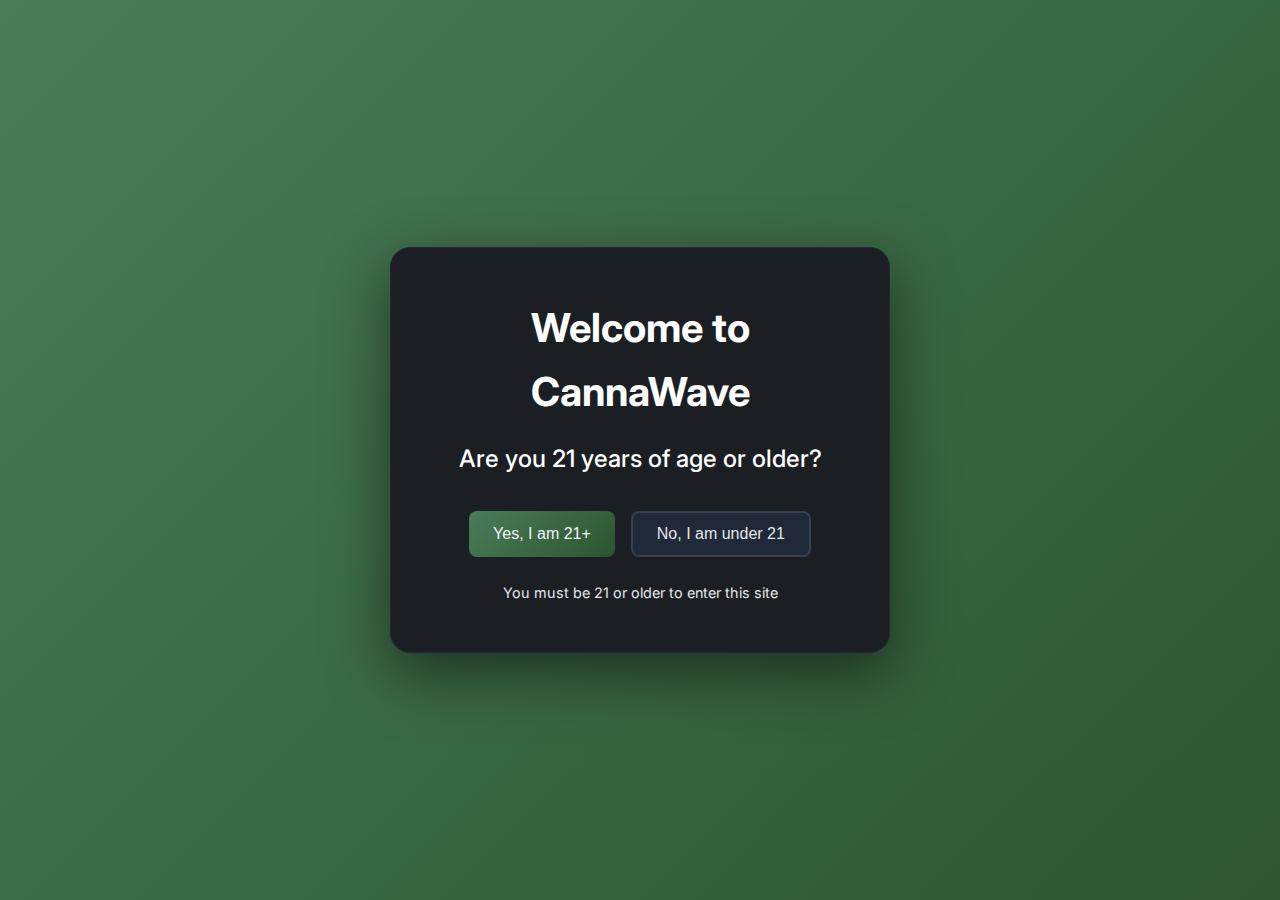
<file: index.html>
<!DOCTYPE html>
<html lang="en">
<head>
    <meta charset="UTF-8">
    <meta name="viewport" content="width=device-width, initial-scale=1.0">
    <title>CannaWave | Cannabis Dispensary in Albion, New York</title>
    <meta name="description" content="Visit CannaWave in Albion, NY. Premium cannabis products, friendly service, locally-owned and operated.">
    <link rel="stylesheet" href="styles.css">
    <link href="https://fonts.googleapis.com/css2?family=Inter:wght@300;400;500;600;700&display=swap" rel="stylesheet">
    <link rel="stylesheet" href="https://cdnjs.cloudflare.com/ajax/libs/font-awesome/6.0.0/css/all.min.css">
    <link rel="icon" type="image/png" href="images/cannawave-logo.png">
    
    <!-- Dutchie E-commerce Integration -->
    <script async id="dutchie--embed__script" src="https://dutchie.com/api/v2/embedded-menu/6903f27c6cb62f7bae97f173.js"></script>
    <script>
        // Dutchie configuration
        window.dutchieConfig = {
            dispensaryId: '6903f27c6cb62f7bae97f173',
            theme: 'dark',
            showHeader: true,
            showFooter: true
        };
    </script>
</head>
<body>
    <!-- Age Gate Modal -->
    <div id="ageGate" class="age-gate-overlay">
        <div class="age-gate-modal">
            <div class="age-gate-content">
                <h1>Welcome to CannaWave</h1>
                <p class="age-question">Are you 21 years of age or older?</p>
                <div class="age-buttons">
                    <button id="yesBtn" class="btn btn-primary">Yes, I am 21+</button>
                    <button id="noBtn" class="btn btn-secondary">No, I am under 21</button>
                </div>
                <p class="age-disclaimer">You must be 21 or older to enter this site</p>
            </div>
        </div>
    </div>

    <!-- Main Website Content -->
    <div id="mainContent" class="main-content" style="display: none;">
        <!-- Header -->
        <header class="header">
            <nav class="navbar">
                <div class="nav-container">
                    <div class="nav-logo">
                        <div class="logo-container">
                            <img src="images/cannawave-logo.png" alt="CannaWave Logo" class="logo-image">
                            <div class="logo-text">
                                <h1>CannaWave</h1>
                                <p class="tagline">Premium Cannabis in Albion, New York</p>
                            </div>
                        </div>
                    </div>
                    <div class="nav-menu" id="navMenu">
                        <a href="#home" class="nav-link">Home</a>
                        <a href="shop.html" class="nav-link">Shop</a>
                        <a href="products.html" class="nav-link">Products</a>
                        <a href="#about" class="nav-link">About</a>
                        <a href="faqs.html" class="nav-link">FAQs</a>
                        <a href="contact.html" class="nav-link">Contact</a>
                    </div>
                    <div class="nav-toggle" id="navToggle">
                        <span class="bar"></span>
                        <span class="bar"></span>
                        <span class="bar"></span>
                    </div>
                </div>
            </nav>
        </header>

        <!-- Hero Section -->
        <section id="home" class="hero">
            <div class="hero-content">
                <div class="hero-text">
                    <img src="images/cannawave-logo.png" alt="CannaWave Logo" class="hero-logo">
                    <h1 class="hero-title">CannaWave – Cannabis in Albion, New York – Now Open</h1>
                    <p class="hero-subtitle">Your premier destination for cannabis products, quality & service.</p>
                    <button class="btn btn-primary btn-large">Shop Now</button>
                </div>
                <div class="hero-image">
                    <img src="images/exterior.png" alt="CannaWave Dispensary Exterior">
                </div>
            </div>
        </section>

        <!-- Shop by Category Section -->
        <section class="categories">
            <div class="container">
                <h2 class="section-title">Shop By Category</h2>
                <div class="categories-grid">
                    <div class="category-card">
                        <div class="category-image">
                            <img src="images/bud.png" alt="Premium Cannabis Flower">
                        </div>
                        <div class="category-content">
                            <h3>Flower</h3>
                            <p>Top-shelf flower</p>
                            <a href="shop.html?category=flower&dtche%5Bcategory%5D=flower" class="btn btn-outline">Shop Flower</a>
                        </div>
                    </div>
                    <div class="category-card">
                        <div class="category-image">
                            <img src="images/preroll.jpg" alt="Pre-rolls">
                        </div>
                        <div class="category-content">
                            <h3>Pre-rolls</h3>
                            <p>Ready to smoke</p>
                            <button class="btn btn-outline">Shop Pre-rolls</button>
                        </div>
                    </div>
                    <div class="category-card">
                        <div class="category-image">
                            <img src="images/extract.avif" alt="Extracts">
                        </div>
                        <div class="category-content">
                            <h3>Extracts</h3>
                            <p>Concentrates & oils</p>
                            <button class="btn btn-outline">Shop Extracts</button>
                        </div>
                    </div>
                    <div class="category-card">
                        <div class="category-image">
                            <img src="images/cart.avif" alt="Vapes">
                        </div>
                        <div class="category-content">
                            <h3>Vapes</h3>
                            <p>Disposable & cartridges</p>
                            <button class="btn btn-outline">Shop Vapes</button>
                        </div>
                    </div>
                    <div class="category-card">
                        <div class="category-image">
                            <img src="images/edible.avif" alt="Edibles">
                        </div>
                        <div class="category-content">
                            <h3>Edibles</h3>
                            <p>Chocolates, candy & more</p>
                            <button class="btn btn-outline">Shop Edibles</button>
                        </div>
                    </div>
                    <div class="category-card">
                        <div class="category-image">
                            <img src="images/drink.avif" alt="Drinks">
                        </div>
                        <div class="category-content">
                            <h3>Drinks</h3>
                            <p>Beverages & tonics</p>
                            <button class="btn btn-outline">Shop Drinks</button>
                        </div>

                    </div>

                </div>
            </div>
        </section>

        <!-- About Section -->
        <section id="about" class="about">
            <div class="container">
                <h2 class="section-title">About CannaWave</h2>
                <div class="about-content">
                    <div class="about-text">
                        <p class="address">172 South Main Street<br>Albion, NY 14411, USA</p>
                        <p>CannaWave is a locally-owned and operated cannabis dispensary committed to providing our community with the highest quality products and exceptional service. As a family-owned business, we understand the importance of building relationships with our customers and supporting our local community.</p>
                        <p>Our mission is to offer a safe, welcoming environment where adults can explore and purchase premium cannabis products while receiving expert guidance from our knowledgeable staff. We believe in the power of cannabis to enhance wellness and are proud to be part of New York's thriving cannabis industry.</p>
                    </div>
                    <div class="about-image">
                        <img src="images/interior.png" alt="CannaWave Dispensary Interior">
                    </div>
                </div>
            </div>
        </section>

        <!-- Contact Section -->
        <section class="contact">
            <div class="container">
                <h2 class="section-title">Visit Us</h2>
                <div class="contact-content">
                    <div class="contact-info">
                        <div class="contact-item">
                            <i class="fas fa-map-marker-alt"></i>
                            <div>
                                <h3>Address</h3>
                                <p>172 South Main Street<br>Albion, NY 14411, USA</p>
                            </div>
                        </div>
                        <div class="contact-item">
                            <i class="fas fa-phone"></i>
                            <div>
                                <h3>Phone</h3>
                                <p>(303) 555-0123</p>
                            </div>
                        </div>
                        <button class="btn btn-primary" id="getDirectionsBtn" data-address="172 South Main Street, Albion, NY 14411, USA">Get Directions</button>
                        <div class="contact-item">
                            <i class="fas fa-clock"></i>
                            <div>
                                <h3>Hours</h3>
                                <p>Monday - Sunday<br>9:00 AM - 10:00 PM</p>
                            </div>
                        </div>
                    </div>
                </div>
            </div>
        </section>

        <!-- Newsletter Section -->
        <section class="newsletter">
            <div class="container">
                <h2 class="section-title">Stay up to date on our deals</h2>
                <div class="newsletter-content">
                    <p>Subscribe to our newsletter for exclusive deals, new product announcements, and special events.</p>
                    <form class="newsletter-form">
                        <input type="email" placeholder="Enter your email address" required>
                        <button type="submit" class="btn btn-primary">Subscribe</button>
                    </form>
                </div>
            </div>
        </section>

        <!-- Footer -->
        <footer class="footer">
            <div class="container">
                <div class="footer-content">
                    <div class="footer-section">
                        <div class="footer-logo">
                            <img src="images/cannawave-logo.png" alt="CannaWave Logo" class="footer-logo-image">
                            <div class="footer-logo-text">
                                <h3>CannaWave</h3>
                                <p>Premium Cannabis in Albion, New York</p>
                            </div>
                        </div>
                    </div>
                    <div class="footer-section">
                        <h4>Quick Links</h4>
                        <ul>
                            <li><a href="shop.html">Shop</a></li>
                            <li><a href="products.html">Products</a></li>
                            <li><a href="faqs.html">FAQs</a></li>
                            <li><a href="contact.html">Contact</a></li>
                        </ul>
                    </div>
                    <div class="footer-section">
                        <h4>Contact Info</h4>
                        <p>172 South Main Street<br>Albion, NY 14411, USA</p>
                        <p>(585) 555-0123</p>
                    </div>
                </div>
                <div class="footer-bottom">
                    <div class="disclaimers">
                        <p><strong>21+ Only:</strong> You must be 21 years or older to purchase cannabis products.</p>
                        <p><strong>Keep out of reach of children and pets.</strong></p>
                        <p>This product is not approved by the FDA for the diagnosis, cure, mitigation, treatment, or prevention of any disease.</p>
                    </div>
                    <div class="footer-links">
                        <a href="contact.html">Contact Us</a>
                        <a href="#">Privacy Policy</a>
                        <a href="#">Terms of Service</a>
                    </div>
                </div>
            </div>
        </footer>
    </div>

    <script src="script.js"></script>
</body>
</html>

</html>
</file>
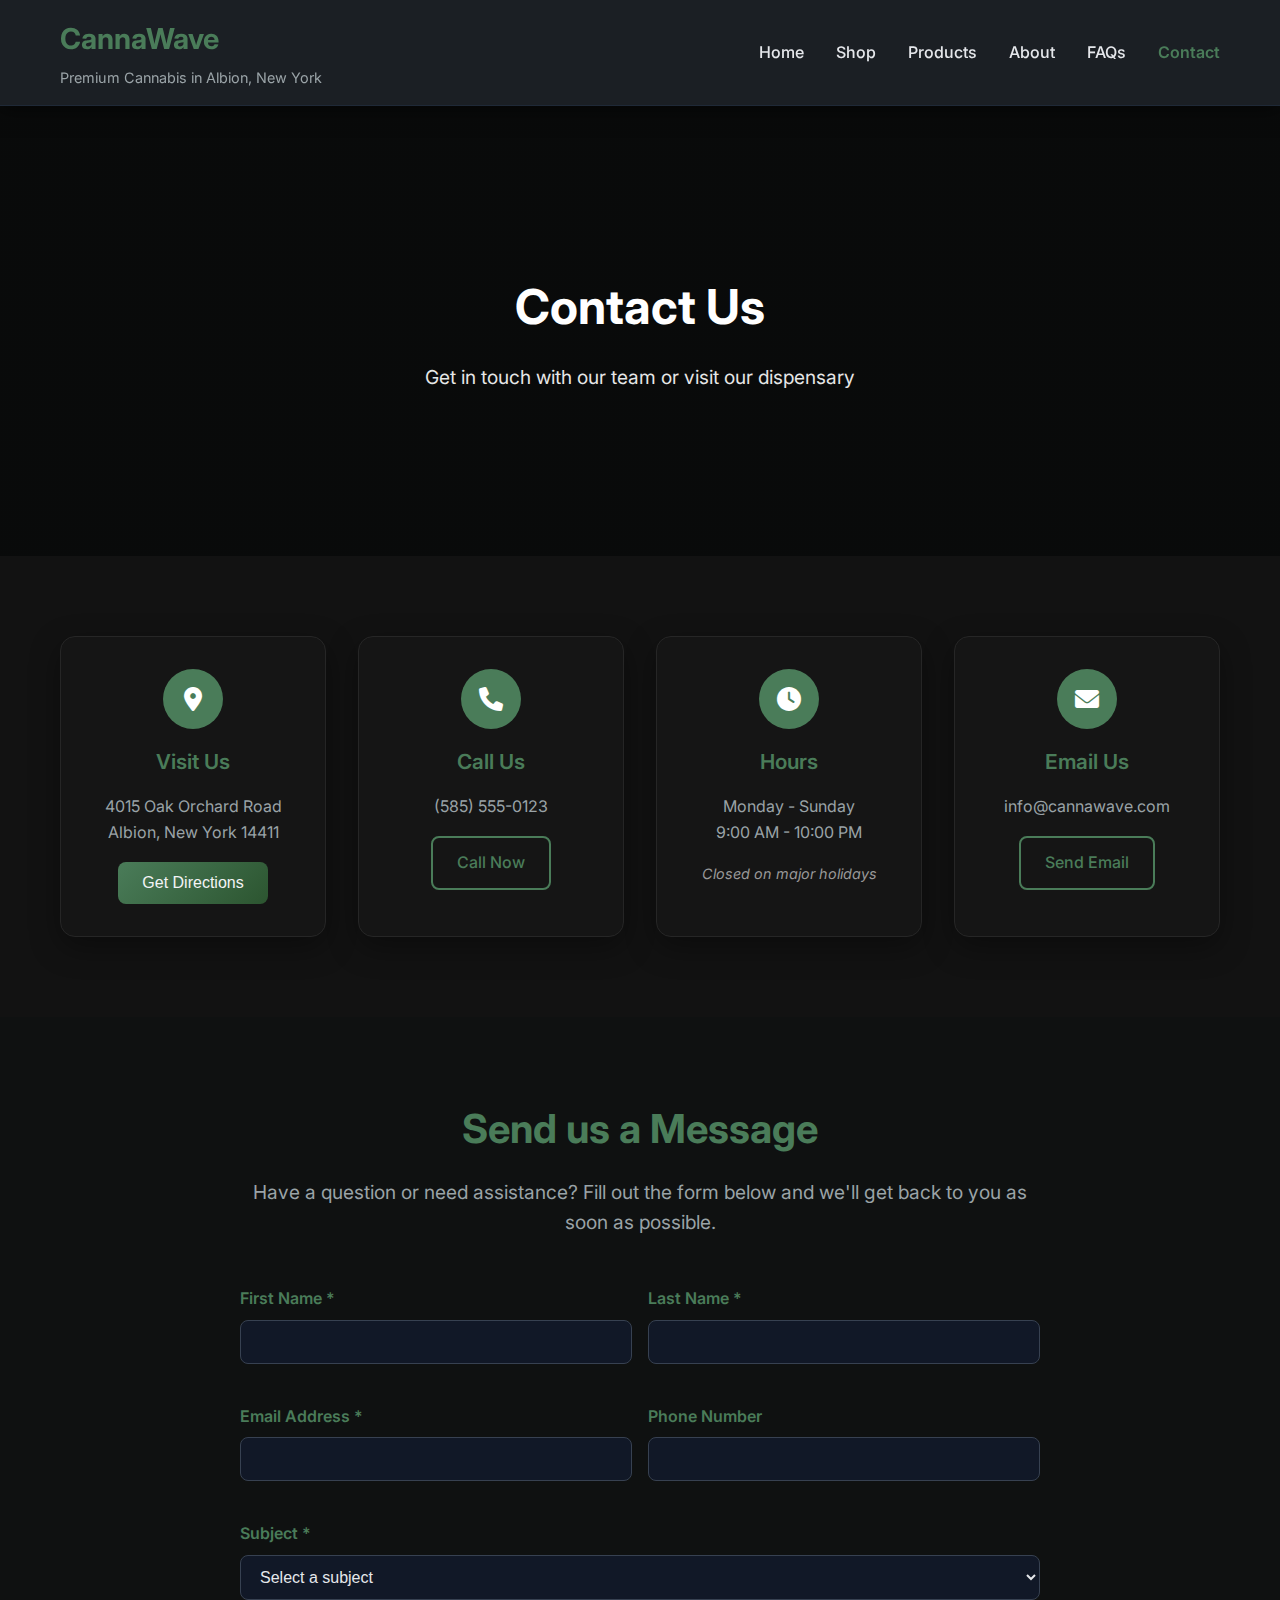
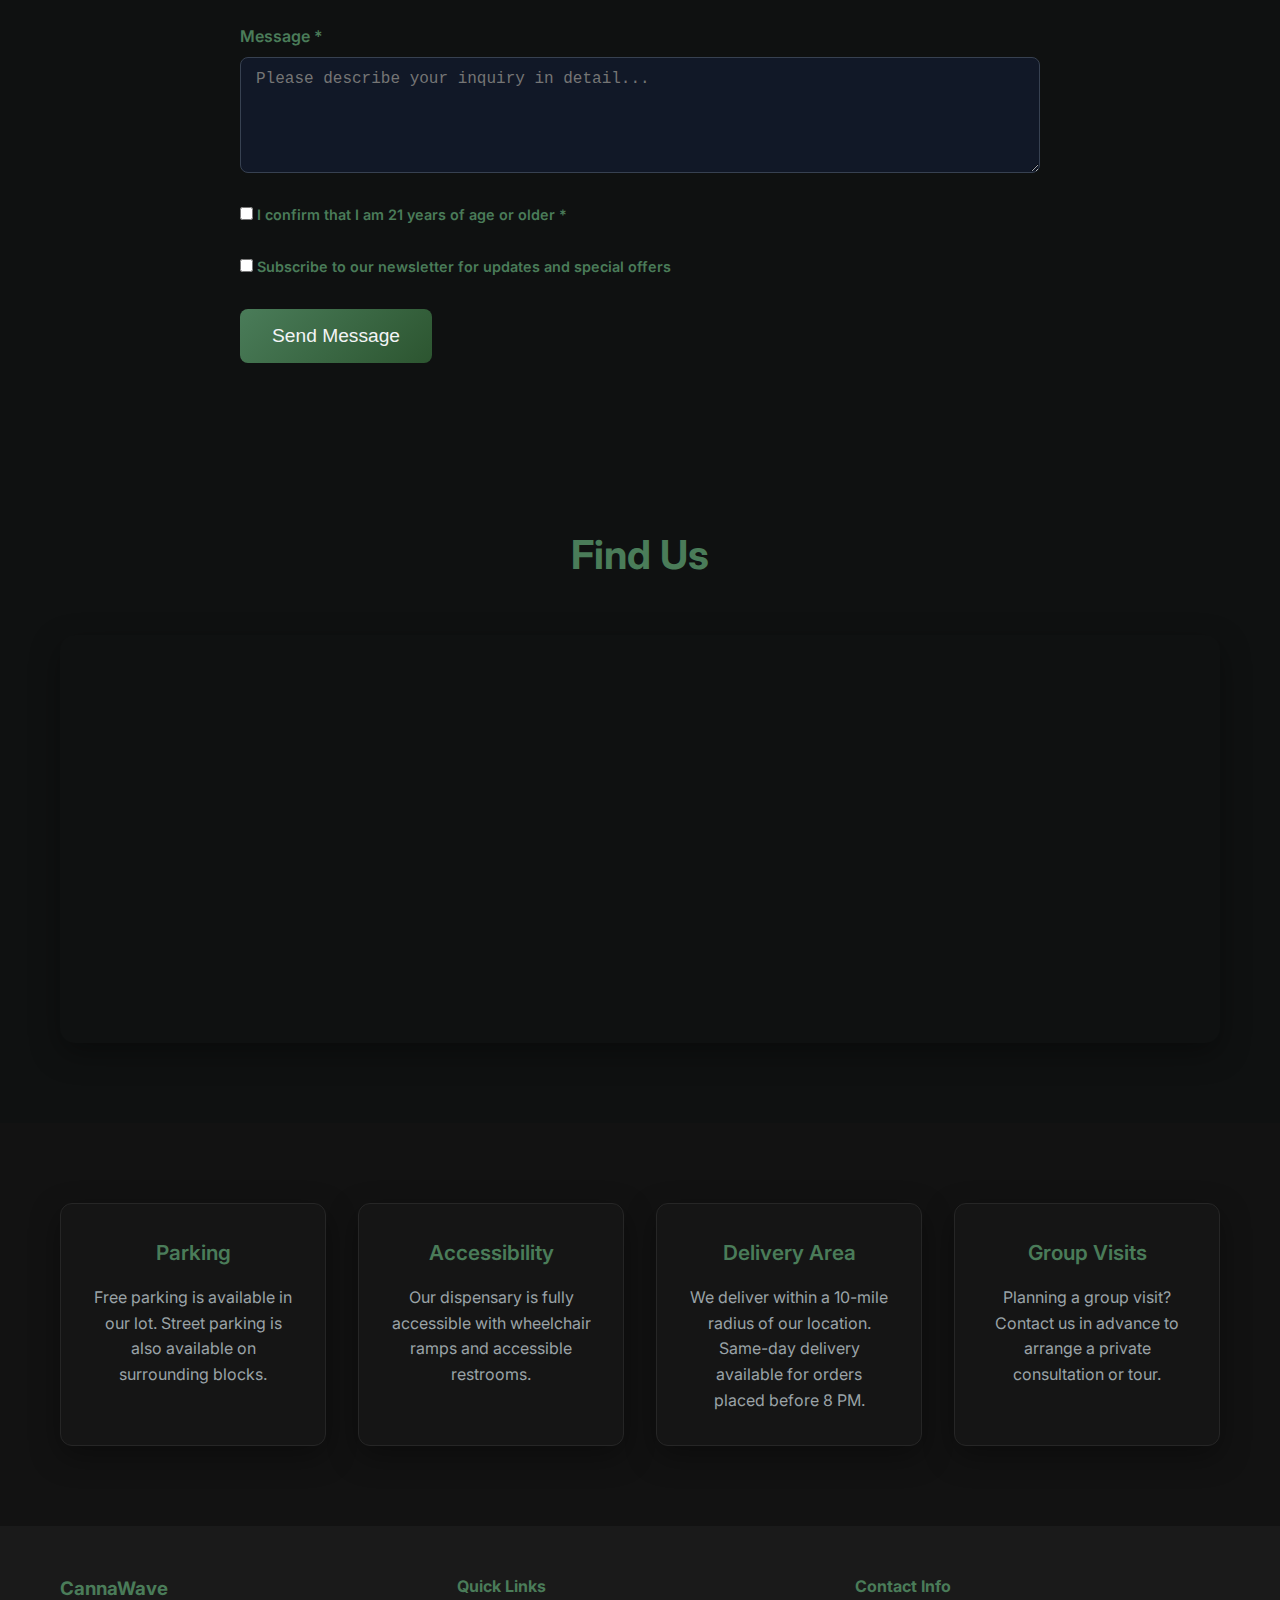
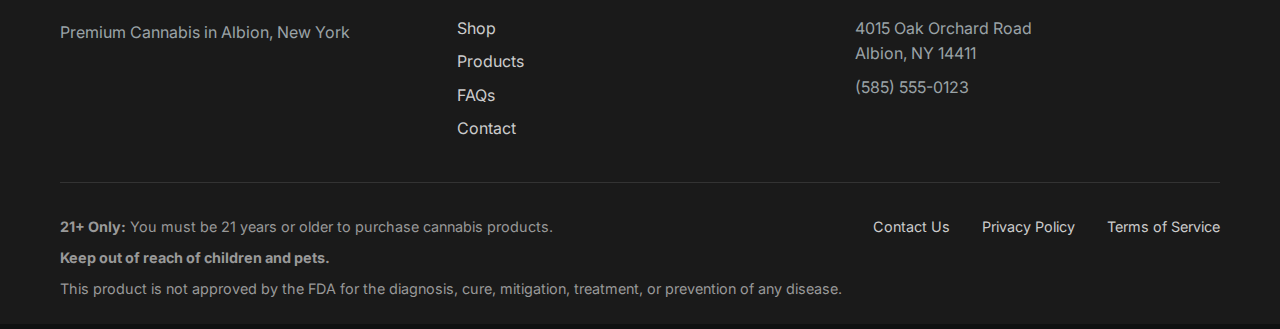
<file: contact.html>
<!DOCTYPE html>
<html lang="en">
<head>
    <meta charset="UTF-8">
    <meta name="viewport" content="width=device-width, initial-scale=1.0">
    <title>Contact | CannaWave | Cannabis Dispensary in Albion, New York</title>
    <meta name="description" content="Contact CannaWave in Albion, NY. Visit us at 4015 Oak Orchard Road or call (585) 555-0123. Open 9 AM - 10 PM daily.">
    <link rel="stylesheet" href="styles.css">
    <link href="https://fonts.googleapis.com/css2?family=Inter:wght@300;400;500;600;700&display=swap" rel="stylesheet">
    <link rel="stylesheet" href="https://cdnjs.cloudflare.com/ajax/libs/font-awesome/6.0.0/css/all.min.css">
</head>
<body>
    <!-- Header -->
    <header class="header">
        <nav class="navbar">
            <div class="nav-container">
                <div class="nav-logo">
                    <h1><a href="index.html" style="text-decoration: none; color: inherit;">CannaWave</a></h1>
                    <p class="tagline">Premium Cannabis in Albion, New York</p>
                </div>
                <div class="nav-menu" id="navMenu">
                    <a href="index.html" class="nav-link">Home</a>
                    <a href="shop.html" class="nav-link">Shop</a>
                    <a href="products.html" class="nav-link">Products</a>
                    <a href="index.html#about" class="nav-link">About</a>
                    <a href="faqs.html" class="nav-link">FAQs</a>
                    <a href="contact.html" class="nav-link active">Contact</a>
                </div>
                <div class="nav-toggle" id="navToggle">
                    <span class="bar"></span>
                    <span class="bar"></span>
                    <span class="bar"></span>
                </div>
            </div>
        </nav>
    </header>

    <!-- Contact Hero Section -->
    <section class="contact-hero">
        <div class="container">
            <h1>Contact Us</h1>
            <p>Get in touch with our team or visit our dispensary</p>
        </div>
    </section>

    <!-- Contact Information Section -->
    <section class="contact-info-section">
        <div class="container">
            <div class="contact-grid">
                <div class="contact-card">
                    <div class="contact-icon">
                        <i class="fas fa-map-marker-alt"></i>
                    </div>
                    <h3>Visit Us</h3>
                    <p>4015 Oak Orchard Road<br>Albion, New York 14411</p>
                    <button class="btn btn-primary" onclick="openDirections()">Get Directions</button>
                </div>

                <div class="contact-card">
                    <div class="contact-icon">
                        <i class="fas fa-phone"></i>
                    </div>
                    <h3>Call Us</h3>
                    <p>(585) 555-0123</p>
                    <a href="tel:5855550123" class="btn btn-outline">Call Now</a>
                </div>

                <div class="contact-card">
                    <div class="contact-icon">
                        <i class="fas fa-clock"></i>
                    </div>
                    <h3>Hours</h3>
                    <p>Monday - Sunday<br>9:00 AM - 10:00 PM</p>
                    <p class="note">Closed on major holidays</p>
                </div>

                <div class="contact-card">
                    <div class="contact-icon">
                        <i class="fas fa-envelope"></i>
                    </div>
                    <h3>Email Us</h3>
                    <p>info@cannawave.com</p>
                    <a href="mailto:info@cannawave.com" class="btn btn-outline">Send Email</a>
                </div>
            </div>
        </div>
    </section>

    <!-- Contact Form Section -->
    <section class="contact-form-section">
        <div class="container">
            <div class="form-container">
                <h2>Send us a Message</h2>
                <p>Have a question or need assistance? Fill out the form below and we'll get back to you as soon as possible.</p>
                
                <form class="contact-form" id="contactForm">
                    <div class="form-row">
                        <div class="form-group">
                            <label for="firstName">First Name *</label>
                            <input type="text" id="firstName" name="firstName" required>
                        </div>
                        <div class="form-group">
                            <label for="lastName">Last Name *</label>
                            <input type="text" id="lastName" name="lastName" required>
                        </div>
                    </div>

                    <div class="form-row">
                        <div class="form-group">
                            <label for="email">Email Address *</label>
                            <input type="email" id="email" name="email" required>
                        </div>
                        <div class="form-group">
                            <label for="phone">Phone Number</label>
                            <input type="tel" id="phone" name="phone">
                        </div>
                    </div>

                    <div class="form-group">
                        <label for="subject">Subject *</label>
                        <select id="subject" name="subject" required>
                            <option value="">Select a subject</option>
                            <option value="general">General Inquiry</option>
                            <option value="products">Product Questions</option>
                            <option value="delivery">Delivery Information</option>
                            <option value="medical">Medical Cannabis</option>
                            <option value="feedback">Feedback</option>
                            <option value="other">Other</option>
                        </select>
                    </div>

                    <div class="form-group">
                        <label for="message">Message *</label>
                        <textarea id="message" name="message" rows="5" required placeholder="Please describe your inquiry in detail..."></textarea>
                    </div>

                    <div class="form-group checkbox-group">
                        <label class="checkbox-label">
                            <input type="checkbox" id="ageVerification" name="ageVerification" required>
                            <span class="checkmark"></span>
                            I confirm that I am 21 years of age or older *
                        </label>
                    </div>

                    <div class="form-group checkbox-group">
                        <label class="checkbox-label">
                            <input type="checkbox" id="newsletter" name="newsletter">
                            <span class="checkmark"></span>
                            Subscribe to our newsletter for updates and special offers
                        </label>
                    </div>

                    <button type="submit" class="btn btn-primary btn-large">Send Message</button>
                </form>
            </div>
        </div>
    </section>

    <!-- Map Section -->
    <section class="map-section">
        <div class="container">
            <h2>Find Us</h2>
            <div class="map-container">
                <iframe 
                    src="https://www.google.com/maps/embed?pb=!1m18!1m12!1m3!1d3067.5!2d-104.9903!3d39.7392!2m3!1f0!2f0!3f0!3m2!1i1024!2i768!4f13.1!3m3!1m2!1s0x0%3A0x0!2zMznCsDQ0JzIxLjEiTiAxMDTCsDU5JzI1LjEiVw!5e0!3m2!1sen!2sus!4v1234567890123!5m2!1sen!2sus"
                    width="100%" 
                    height="400" 
                    style="border:0;" 
                    allowfullscreen="" 
                    loading="lazy" 
                    referrerpolicy="no-referrer-when-downgrade">
                </iframe>
            </div>
        </div>
    </section>

    <!-- Additional Info Section -->
    <section class="additional-info">
        <div class="container">
            <div class="info-grid">
                <div class="info-card">
                    <h3>Parking</h3>
                    <p>Free parking is available in our lot. Street parking is also available on surrounding blocks.</p>
                </div>
                <div class="info-card">
                    <h3>Accessibility</h3>
                    <p>Our dispensary is fully accessible with wheelchair ramps and accessible restrooms.</p>
                </div>
                <div class="info-card">
                    <h3>Delivery Area</h3>
                    <p>We deliver within a 10-mile radius of our location. Same-day delivery available for orders placed before 8 PM.</p>
                </div>
                <div class="info-card">
                    <h3>Group Visits</h3>
                    <p>Planning a group visit? Contact us in advance to arrange a private consultation or tour.</p>
                </div>
            </div>
        </div>
    </section>

    <!-- Footer -->
    <footer class="footer">
        <div class="container">
            <div class="footer-content">
                <div class="footer-section">
                    <h3>CannaWave</h3>
                    <p>Premium Cannabis in Albion, New York</p>
                </div>
                <div class="footer-section">
                    <h4>Quick Links</h4>
                    <ul>
                        <li><a href="shop.html">Shop</a></li>
                        <li><a href="products.html">Products</a></li>
                        <li><a href="faqs.html">FAQs</a></li>
                        <li><a href="contact.html">Contact</a></li>
                    </ul>
                </div>
                <div class="footer-section">
                    <h4>Contact Info</h4>
                    <p>4015 Oak Orchard Road<br>Albion, NY 14411</p>
                    <p>(585) 555-0123</p>
                </div>
            </div>
            <div class="footer-bottom">
                <div class="disclaimers">
                    <p><strong>21+ Only:</strong> You must be 21 years or older to purchase cannabis products.</p>
                    <p><strong>Keep out of reach of children and pets.</strong></p>
                    <p>This product is not approved by the FDA for the diagnosis, cure, mitigation, treatment, or prevention of any disease.</p>
                </div>
                <div class="footer-links">
                    <a href="contact.html">Contact Us</a>
                    <a href="#">Privacy Policy</a>
                    <a href="#">Terms of Service</a>
                </div>
            </div>
        </div>
    </footer>

    <script src="script.js"></script>
    <script src="contact.js"></script>
</body>
</html>
</file>
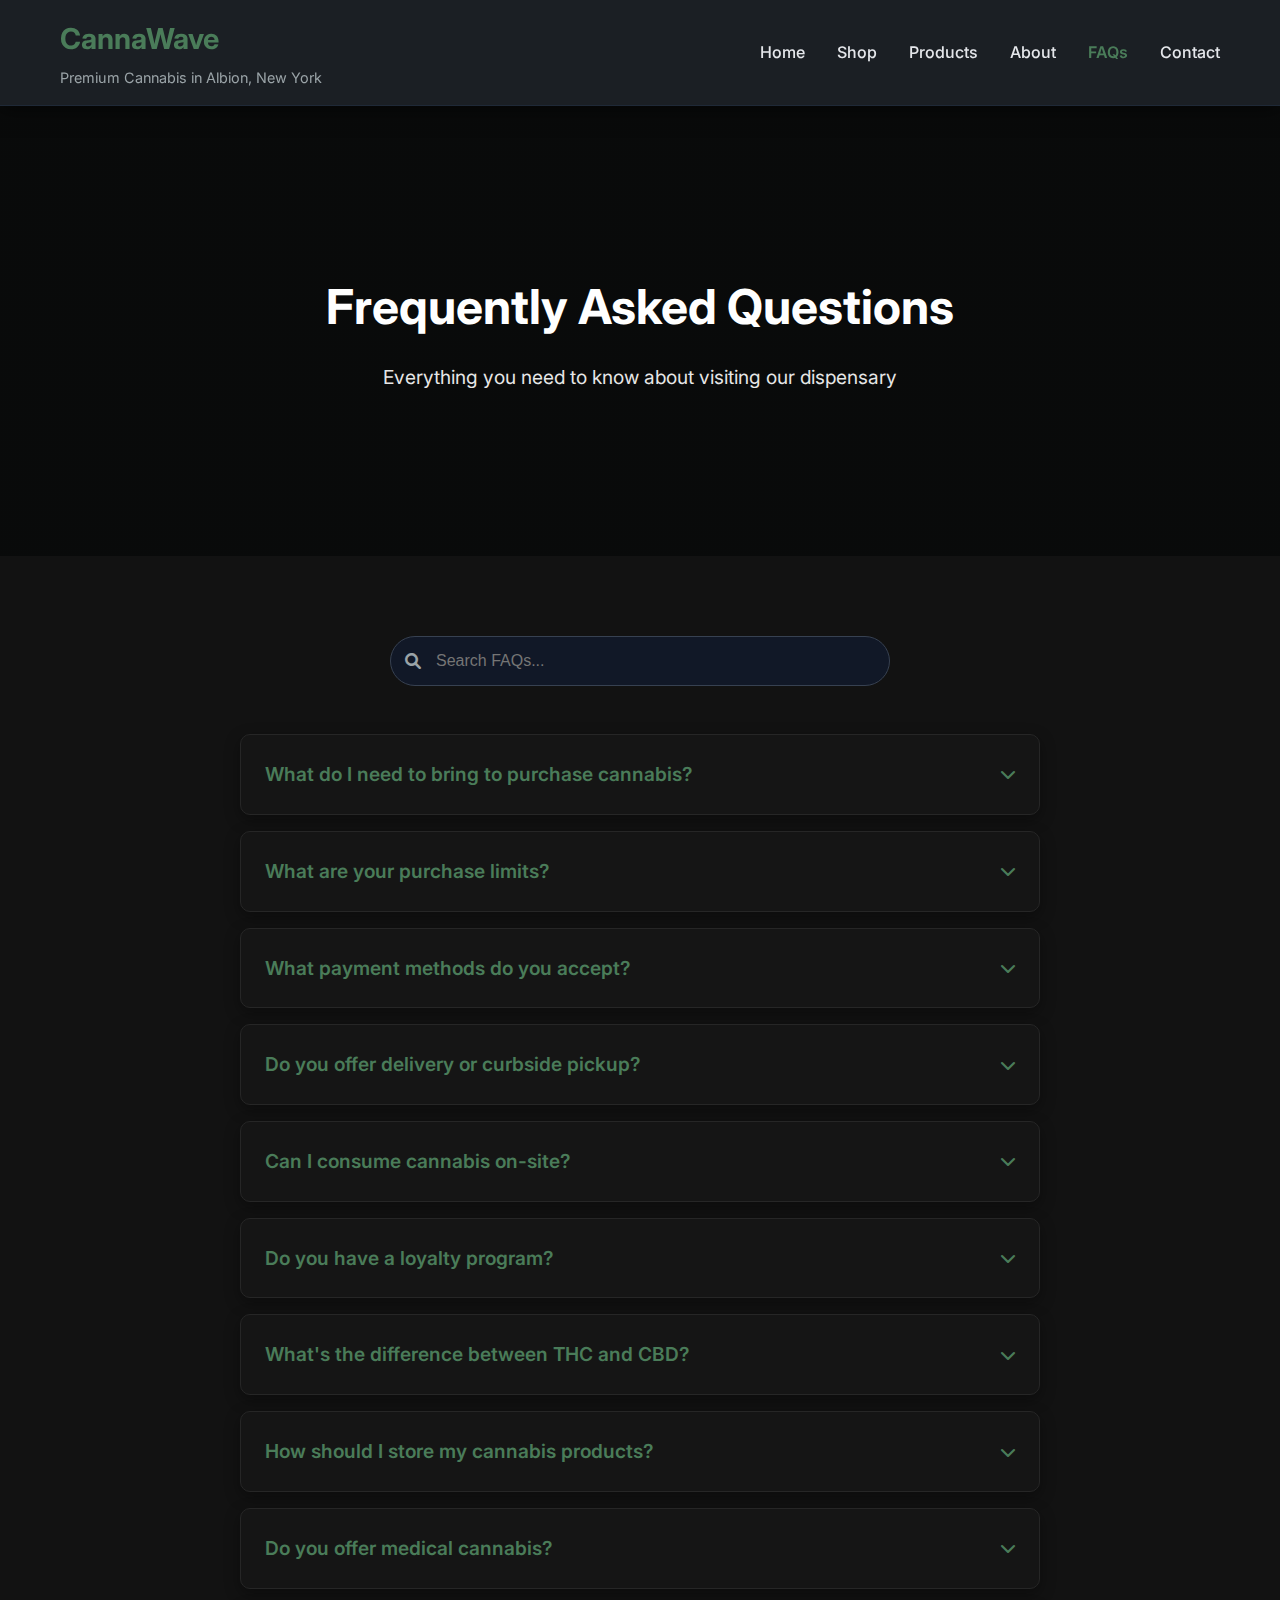
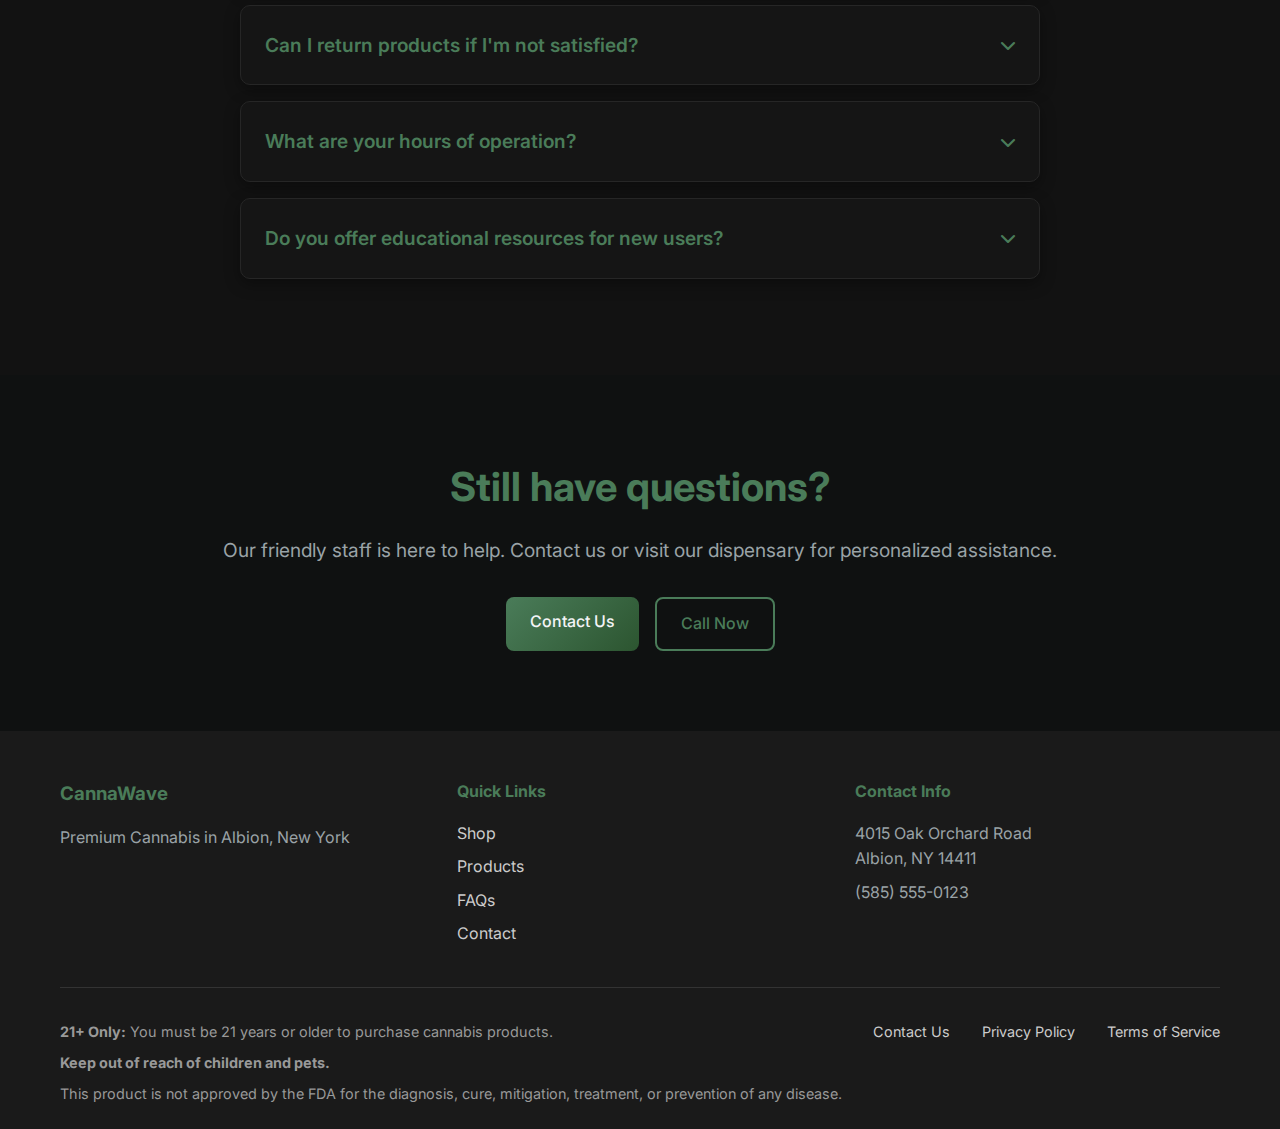
<file: faqs.html>
<!DOCTYPE html>
<html lang="en">
<head>
    <meta charset="UTF-8">
    <meta name="viewport" content="width=device-width, initial-scale=1.0">
    <title>FAQs | CannaWave | Cannabis Dispensary in Albion, New York</title>
    <meta name="description" content="Find answers to frequently asked questions about CannaWave, our products, and cannabis regulations in New York.">
    <link rel="stylesheet" href="styles.css">
    <link href="https://fonts.googleapis.com/css2?family=Inter:wght@300;400;500;600;700&display=swap" rel="stylesheet">
    <link rel="stylesheet" href="https://cdnjs.cloudflare.com/ajax/libs/font-awesome/6.0.0/css/all.min.css">
</head>
<body>
    <!-- Header -->
    <header class="header">
        <nav class="navbar">
            <div class="nav-container">
                <div class="nav-logo">
                    <h1><a href="index.html" style="text-decoration: none; color: inherit;">CannaWave</a></h1>
                    <p class="tagline">Premium Cannabis in Albion, New York</p>
                </div>
                <div class="nav-menu" id="navMenu">
                    <a href="index.html" class="nav-link">Home</a>
                    <a href="shop.html" class="nav-link">Shop</a>
                    <a href="products.html" class="nav-link">Products</a>
                    <a href="index.html#about" class="nav-link">About</a>
                    <a href="faqs.html" class="nav-link active">FAQs</a>
                    <a href="contact.html" class="nav-link">Contact</a>
                </div>
                <div class="nav-toggle" id="navToggle">
                    <span class="bar"></span>
                    <span class="bar"></span>
                    <span class="bar"></span>
                </div>
            </div>
        </nav>
    </header>

    <!-- FAQs Hero Section -->
    <section class="faqs-hero">
        <div class="container">
            <h1>Frequently Asked Questions</h1>
            <p>Everything you need to know about visiting our dispensary</p>
        </div>
    </section>

    <!-- FAQs Section -->
    <section class="faqs-section">
        <div class="container">
            <div class="faqs-container">
                <div class="faq-item">
                    <div class="faq-question">
                        <h3>What do I need to bring to purchase cannabis?</h3>
                        <i class="fas fa-chevron-down"></i>
                    </div>
                    <div class="faq-answer">
                        <p>You must be 21 years or older and present a valid government-issued photo ID (driver's license, passport, or state ID). We cannot accept expired IDs or temporary licenses.</p>
                    </div>
                </div>

                <div class="faq-item">
                    <div class="faq-question">
                        <h3>What are your purchase limits?</h3>
                        <i class="fas fa-chevron-down"></i>
                    </div>
                    <div class="faq-answer">
                        <p>Colorado law allows adults 21+ to purchase up to 1 ounce (28 grams) of cannabis flower or its equivalent in other products per day. Our budtenders can help you understand equivalent amounts for concentrates, edibles, and other products.</p>
                    </div>
                </div>

                <div class="faq-item">
                    <div class="faq-question">
                        <h3>What payment methods do you accept?</h3>
                        <i class="fas fa-chevron-down"></i>
                    </div>
                    <div class="faq-answer">
                        <p>We accept cash, debit cards, and some credit cards. Due to federal banking regulations, we cannot accept all credit cards. We have an ATM on-site for your convenience.</p>
                    </div>
                </div>

                <div class="faq-item">
                    <div class="faq-question">
                        <h3>Do you offer delivery or curbside pickup?</h3>
                        <i class="fas fa-chevron-down"></i>
                    </div>
                    <div class="faq-answer">
                        <p>Yes! We offer both delivery and curbside pickup services. Orders must be placed online or by phone, and you'll need to show valid ID upon pickup or delivery. Delivery is available within a 10-mile radius of our location.</p>
                    </div>
                </div>

                <div class="faq-item">
                    <div class="faq-question">
                        <h3>Can I consume cannabis on-site?</h3>
                        <i class="fas fa-chevron-down"></i>
                    </div>
                    <div class="faq-answer">
                        <p>No, consumption of cannabis products is not allowed on our premises. All products must be consumed in private residences or other designated areas where cannabis consumption is legally permitted.</p>
                    </div>
                </div>

                <div class="faq-item">
                    <div class="faq-question">
                        <h3>Do you have a loyalty program?</h3>
                        <i class="fas fa-chevron-down"></i>
                    </div>
                    <div class="faq-answer">
                        <p>Yes! We offer a rewards program where you earn points for every purchase. Points can be redeemed for discounts on future purchases. Ask our staff about signing up during your next visit.</p>
                    </div>
                </div>

                <div class="faq-item">
                    <div class="faq-question">
                        <h3>What's the difference between THC and CBD?</h3>
                        <i class="fas fa-chevron-down"></i>
                    </div>
                    <div class="faq-answer">
                        <p>THC (tetrahydrocannabinol) is the psychoactive compound that produces the "high" effect, while CBD (cannabidiol) is non-psychoactive and is often used for wellness purposes. Our staff can help you choose products based on your desired effects.</p>
                    </div>
                </div>

                <div class="faq-item">
                    <div class="faq-question">
                        <h3>How should I store my cannabis products?</h3>
                        <i class="fas fa-chevron-down"></i>
                    </div>
                    <div class="faq-answer">
                        <p>Store cannabis products in a cool, dry place away from direct sunlight. Keep them in their original packaging or airtight containers. Edibles should be stored in the refrigerator and kept out of reach of children and pets.</p>
                    </div>
                </div>

                <div class="faq-item">
                    <div class="faq-question">
                        <h3>Do you offer medical cannabis?</h3>
                        <i class="fas fa-chevron-down"></i>
                    </div>
                    <div class="faq-answer">
                        <p>Yes, we serve both recreational and medical cannabis patients. Medical patients with a valid medical card can purchase higher quantities and may be eligible for tax exemptions. Please bring your medical card and ID.</p>
                    </div>
                </div>

                <div class="faq-item">
                    <div class="faq-question">
                        <h3>Can I return products if I'm not satisfied?</h3>
                        <i class="fas fa-chevron-down"></i>
                    </div>
                    <div class="faq-answer">
                        <p>Due to state regulations, we cannot accept returns on cannabis products once they leave our premises. However, if you have any concerns about a product, please contact us immediately and we'll work to resolve the issue.</p>
                    </div>
                </div>

                <div class="faq-item">
                    <div class="faq-question">
                        <h3>What are your hours of operation?</h3>
                        <i class="fas fa-chevron-down"></i>
                    </div>
                    <div class="faq-answer">
                        <p>We're open Monday through Sunday from 9:00 AM to 10:00 PM. We're closed on major holidays. Check our website or call ahead for any special hours or closures.</p>
                    </div>
                </div>

                <div class="faq-item">
                    <div class="faq-question">
                        <h3>Do you offer educational resources for new users?</h3>
                        <i class="fas fa-chevron-down"></i>
                    </div>
                    <div class="faq-answer">
                        <p>Absolutely! Our knowledgeable staff is here to help guide you through your cannabis journey. We offer educational materials, product consultations, and can recommend products based on your experience level and desired effects.</p>
                    </div>
                </div>
            </div>
        </div>
    </section>

    <!-- Contact CTA Section -->
    <section class="contact-cta">
        <div class="container">
            <h2>Still have questions?</h2>
            <p>Our friendly staff is here to help. Contact us or visit our dispensary for personalized assistance.</p>
            <div class="cta-buttons">
                <a href="contact.html" class="btn btn-primary">Contact Us</a>
                <a href="tel:5855550123" class="btn btn-outline">Call Now</a>
            </div>
        </div>
    </section>

    <!-- Footer -->
    <footer class="footer">
        <div class="container">
            <div class="footer-content">
                <div class="footer-section">
                    <h3>CannaWave</h3>
                    <p>Premium Cannabis in Albion, New York</p>
                </div>
                <div class="footer-section">
                    <h4>Quick Links</h4>
                    <ul>
                        <li><a href="shop.html">Shop</a></li>
                        <li><a href="products.html">Products</a></li>
                        <li><a href="faqs.html">FAQs</a></li>
                        <li><a href="contact.html">Contact</a></li>
                    </ul>
                </div>
                <div class="footer-section">
                    <h4>Contact Info</h4>
                    <p>4015 Oak Orchard Road<br>Albion, NY 14411</p>
                    <p>(585) 555-0123</p>
                </div>
            </div>
            <div class="footer-bottom">
                <div class="disclaimers">
                    <p><strong>21+ Only:</strong> You must be 21 years or older to purchase cannabis products.</p>
                    <p><strong>Keep out of reach of children and pets.</strong></p>
                    <p>This product is not approved by the FDA for the diagnosis, cure, mitigation, treatment, or prevention of any disease.</p>
                </div>
                <div class="footer-links">
                    <a href="contact.html">Contact Us</a>
                    <a href="#">Privacy Policy</a>
                    <a href="#">Terms of Service</a>
                </div>
            </div>
        </div>
    </footer>

    <script src="script.js"></script>
    <script src="faqs.js"></script>
</body>
</html>
</file>
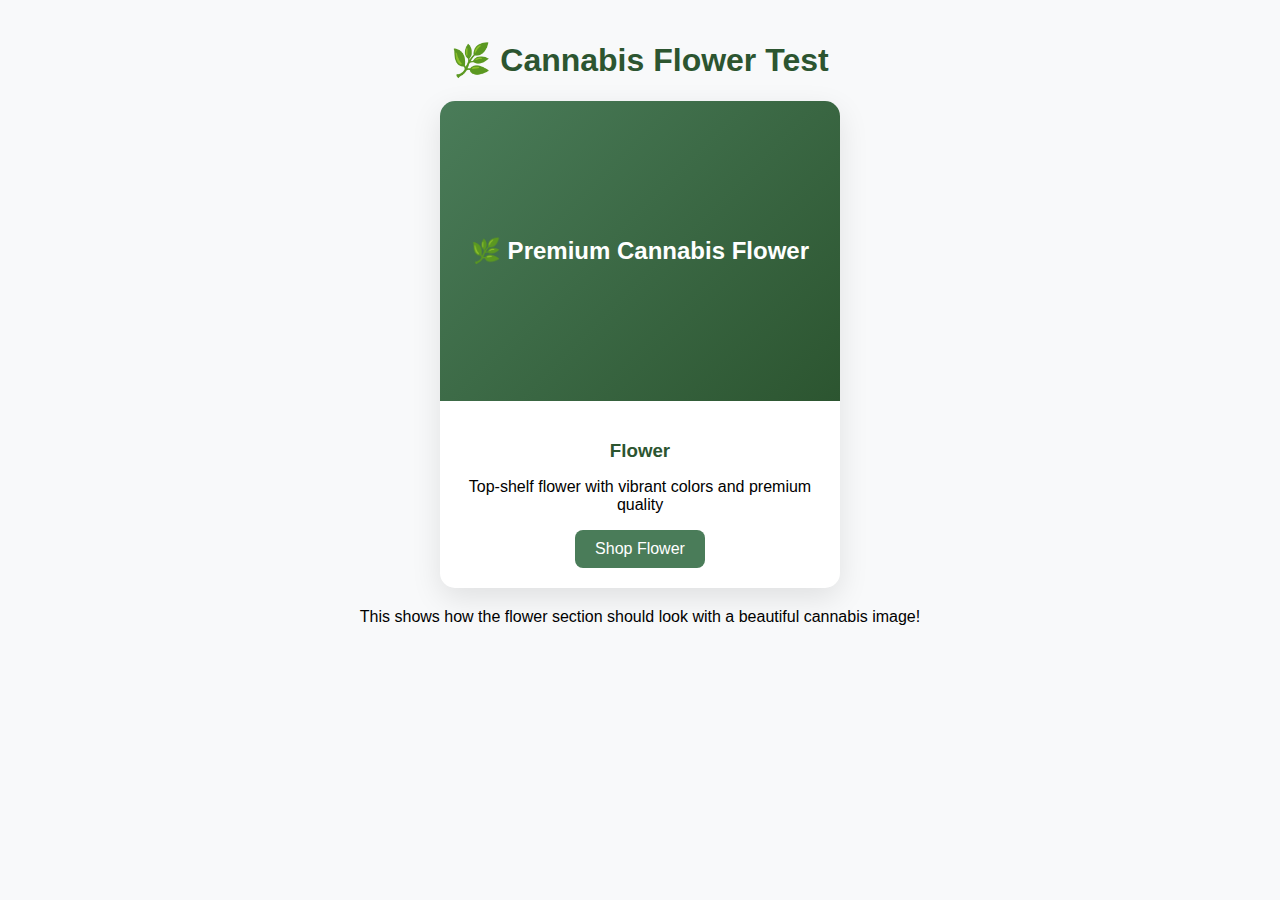
<file: flower_test.html>
<!DOCTYPE html>
<html lang="en">
<head>
    <meta charset="UTF-8">
    <meta name="viewport" content="width=device-width, initial-scale=1.0">
    <title>Flower Test</title>
    <style>
        body { font-family: Arial, sans-serif; margin: 0; padding: 20px; background: #f8f9fa; }
        .container { max-width: 1200px; margin: 0 auto; }
        .flower-card { 
            background: white; 
            border-radius: 15px; 
            overflow: hidden; 
            box-shadow: 0 10px 30px rgba(0, 0, 0, 0.1);
            max-width: 400px;
            margin: 20px auto;
        }
        .flower-image { 
            height: 300px; 
            background: linear-gradient(135deg, #4a7c59, #2c5530);
            display: flex;
            align-items: center;
            justify-content: center;
            color: white;
            font-size: 24px;
            font-weight: bold;
        }
        .flower-content { padding: 20px; text-align: center; }
        .flower-content h3 { color: #2c5530; margin-bottom: 10px; }
        .btn { 
            background: #4a7c59; 
            color: white; 
            padding: 10px 20px; 
            border: none; 
            border-radius: 8px; 
            cursor: pointer;
            font-size: 16px;
        }
    </style>
</head>
<body>
    <div class="container">
        <h1 style="text-align: center; color: #2c5530;">🌿 Cannabis Flower Test</h1>
        
        <div class="flower-card">
            <div class="flower-image">
                🌿 Premium Cannabis Flower
            </div>
            <div class="flower-content">
                <h3>Flower</h3>
                <p>Top-shelf flower with vibrant colors and premium quality</p>
                <button class="btn">Shop Flower</button>
            </div>
        </div>
        
        <div style="text-align: center; margin-top: 20px;">
            <p>This shows how the flower section should look with a beautiful cannabis image!</p>
        </div>
    </div>
    
    <script>
        // Add functionality to the Shop Flower button
        document.addEventListener('DOMContentLoaded', function() {
            const shopFlowerBtn = document.querySelector('.btn');
            if (shopFlowerBtn) {
                shopFlowerBtn.addEventListener('click', function() {
                    // Navigate to products page with flower category
                    window.location.href = 'products.html?category=flower';
                });
            }
        });
    </script>
</body>
</html>
</file>
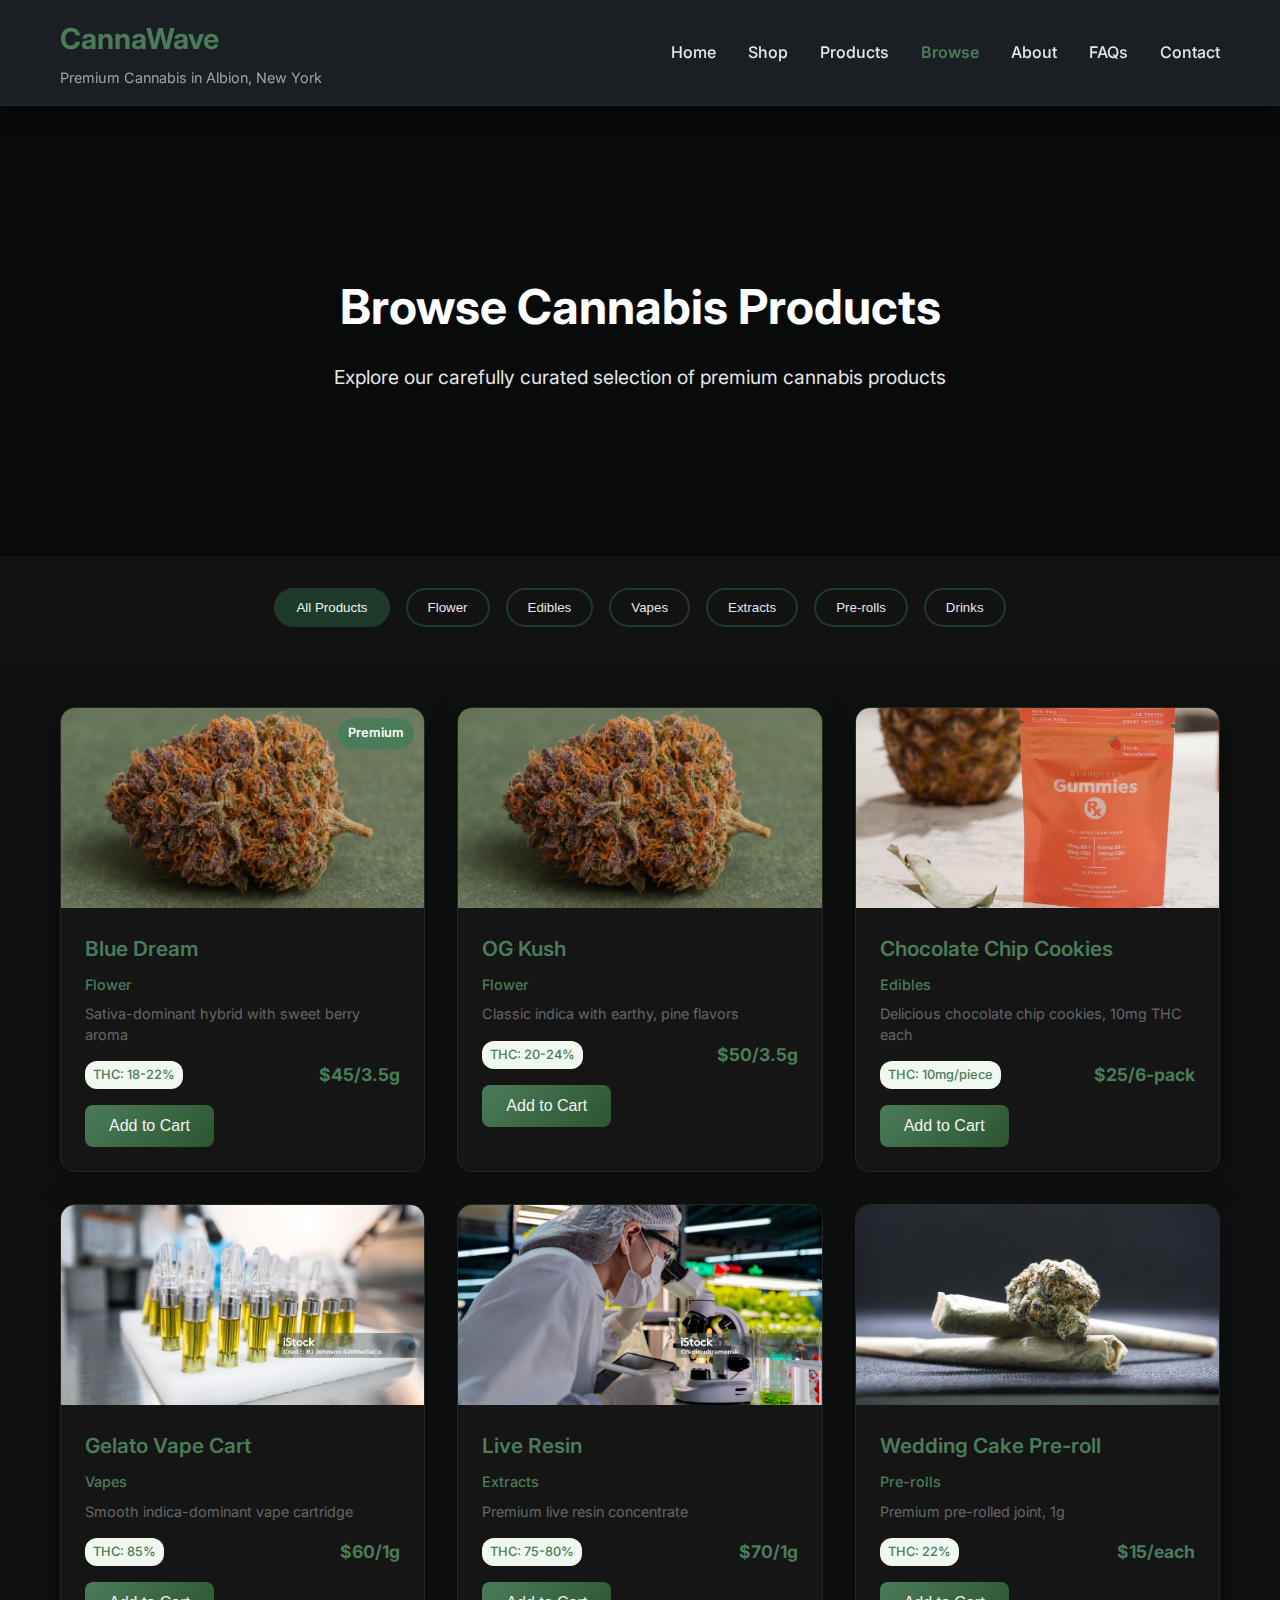
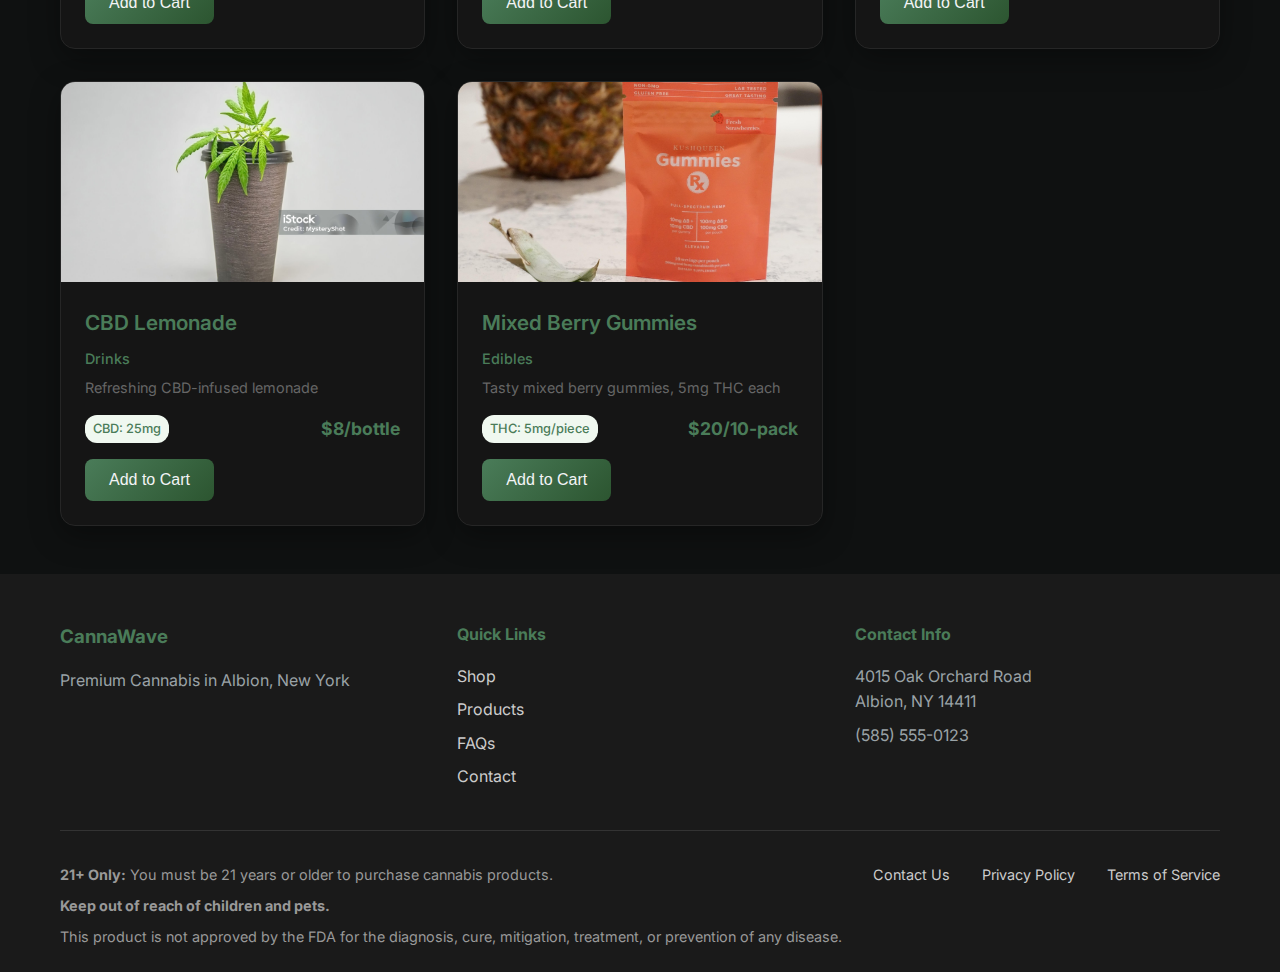
<file: products-shop.html>
<!DOCTYPE html>
<html lang="en">
<head>
    <meta charset="UTF-8">
    <meta name="viewport" content="width=device-width, initial-scale=1.0">
    <title>Browse | CannaWave | Cannabis Dispensary in Albion, New York</title>
    <meta name="description" content="Browse our premium cannabis products including flower, edibles, vapes, and more at CannaWave in Albion.">
    <link rel="stylesheet" href="styles.css">
    <link href="https://fonts.googleapis.com/css2?family=Inter:wght@300;400;500;600;700&display=swap" rel="stylesheet">
    <link rel="stylesheet" href="https://cdnjs.cloudflare.com/ajax/libs/font-awesome/6.0.0/css/all.min.css">
</head>
<body>
    <!-- Header -->
    <header class="header">
        <nav class="navbar">
            <div class="nav-container">
                <div class="nav-logo">
                    <h1><a href="index.html" style="text-decoration: none; color: inherit;">CannaWave</a></h1>
                    <p class="tagline">Premium Cannabis in Albion, New York</p>
                </div>
                <div class="nav-menu" id="navMenu">
                    <a href="index.html" class="nav-link">Home</a>
                    <a href="shop.html" class="nav-link">Shop</a>
                    <a href="products.html" class="nav-link">Products</a>
                    <a href="products-shop.html" class="nav-link active">Browse</a>
                    <a href="index.html#about" class="nav-link">About</a>
                    <a href="faqs.html" class="nav-link">FAQs</a>
                    <a href="contact.html" class="nav-link">Contact</a>
                </div>
                <div class="nav-toggle" id="navToggle">
                    <span class="bar"></span>
                    <span class="bar"></span>
                    <span class="bar"></span>
                </div>
            </div>
        </nav>
    </header>

    <!-- Shop Hero Section -->
    <section class="products-hero">
        <div class="container">
            <h1>Browse Cannabis Products</h1>
            <p>Explore our carefully curated selection of premium cannabis products</p>
        </div>
    </section>

    <!-- Product Categories Filter -->
    <section class="product-filters">
        <div class="container">
            <div class="filter-buttons">
                <button class="filter-btn active" data-category="all">All Products</button>
                <button class="filter-btn" data-category="flower">Flower</button>
                <button class="filter-btn" data-category="edibles">Edibles</button>
                <button class="filter-btn" data-category="vapes">Vapes</button>
                <button class="filter-btn" data-category="extracts">Extracts</button>
                <button class="filter-btn" data-category="prerolls">Pre-rolls</button>
                <button class="filter-btn" data-category="drinks">Drinks</button>
            </div>
        </div>
    </section>

    <!-- Products Grid -->
    <section class="products-section">
        <div class="container">
            <div class="products-grid" id="productsGrid">
                <!-- Sample Products - Replace with your actual products -->
                <div class="product-card" data-category="flower">
                    <div class="product-image">
                        <img src="images/ChatGPT Image Oct 28, 2025, 04_49_02 PM.png" alt="Premium Cannabis Flower">
                        <div class="product-badge">Premium</div>
                    </div>
                    <div class="product-info">
                        <h3>Blue Dream</h3>
                        <p class="product-category">Flower</p>
                        <p class="product-description">Sativa-dominant hybrid with sweet berry aroma</p>
                        <div class="product-details">
                            <span class="thc">THC: 18-22%</span>
                            <span class="price">$45/3.5g</span>
                        </div>
                        <button class="btn btn-primary">Add to Cart</button>
                    </div>
                </div>

                <div class="product-card" data-category="flower">
                    <div class="product-image">
                        <img src="images/ChatGPT Image Oct 28, 2025, 04_49_02 PM.png" alt="Premium Flower">
                    </div>
                    <div class="product-info">
                        <h3>OG Kush</h3>
                        <p class="product-category">Flower</p>
                        <p class="product-description">Classic indica with earthy, pine flavors</p>
                        <div class="product-details">
                            <span class="thc">THC: 20-24%</span>
                            <span class="price">$50/3.5g</span>
                        </div>
                        <button class="btn btn-primary">Add to Cart</button>
                    </div>
                </div>

                <div class="product-card" data-category="edibles">
                    <div class="product-image">
                        <img src="images/delta-8-thc-6105636_1280.jpg" alt="Edibles">
                    </div>
                    <div class="product-info">
                        <h3>Chocolate Chip Cookies</h3>
                        <p class="product-category">Edibles</p>
                        <p class="product-description">Delicious chocolate chip cookies, 10mg THC each</p>
                        <div class="product-details">
                            <span class="thc">THC: 10mg/piece</span>
                            <span class="price">$25/6-pack</span>
                        </div>
                        <button class="btn btn-primary">Add to Cart</button>
                    </div>
                </div>

                <div class="product-card" data-category="vapes">
                    <div class="product-image">
                        <img src="images/istockphoto-1189236740-2048x2048.jpg" alt="Vape Cartridge">
                    </div>
                    <div class="product-info">
                        <h3>Gelato Vape Cart</h3>
                        <p class="product-category">Vapes</p>
                        <p class="product-description">Smooth indica-dominant vape cartridge</p>
                        <div class="product-details">
                            <span class="thc">THC: 85%</span>
                            <span class="price">$60/1g</span>
                        </div>
                        <button class="btn btn-primary">Add to Cart</button>
                    </div>
                </div>

                <div class="product-card" data-category="extracts">
                    <div class="product-image">
                        <img src="images/istockphoto-2217214102-2048x2048.jpg" alt="Extract">
                    </div>
                    <div class="product-info">
                        <h3>Live Resin</h3>
                        <p class="product-category">Extracts</p>
                        <p class="product-description">Premium live resin concentrate</p>
                        <div class="product-details">
                            <span class="thc">THC: 75-80%</span>
                            <span class="price">$70/1g</span>
                        </div>
                        <button class="btn btn-primary">Add to Cart</button>
                    </div>
                </div>

                <div class="product-card" data-category="prerolls">
                    <div class="product-image">
                        <img src="images/canabis-marijuana-bumps-8054145_1280.jpg" alt="Pre-roll">
                    </div>
                    <div class="product-info">
                        <h3>Wedding Cake Pre-roll</h3>
                        <p class="product-category">Pre-rolls</p>
                        <p class="product-description">Premium pre-rolled joint, 1g</p>
                        <div class="product-details">
                            <span class="thc">THC: 22%</span>
                            <span class="price">$15/each</span>
                        </div>
                        <button class="btn btn-primary">Add to Cart</button>
                    </div>
                </div>

                <div class="product-card" data-category="drinks">
                    <div class="product-image">
                        <img src="images/istockphoto-1187713625-2048x2048.jpg" alt="Cannabis Drink">
                    </div>
                    <div class="product-info">
                        <h3>CBD Lemonade</h3>
                        <p class="product-category">Drinks</p>
                        <p class="product-description">Refreshing CBD-infused lemonade</p>
                        <div class="product-details">
                            <span class="thc">CBD: 25mg</span>
                            <span class="price">$8/bottle</span>
                        </div>
                        <button class="btn btn-primary">Add to Cart</button>
                    </div>
                </div>

                <div class="product-card" data-category="edibles">
                    <div class="product-image">
                        <img src="images/delta-8-thc-6105636_1280.jpg" alt="Gummies">
                    </div>
                    <div class="product-info">
                        <h3>Mixed Berry Gummies</h3>
                        <p class="product-category">Edibles</p>
                        <p class="product-description">Tasty mixed berry gummies, 5mg THC each</p>
                        <div class="product-details">
                            <span class="thc">THC: 5mg/piece</span>
                            <span class="price">$20/10-pack</span>
                        </div>
                        <button class="btn btn-primary">Add to Cart</button>
                    </div>
                </div>
            </div>
        </div>
    </section>

    <!-- Footer -->
    <footer class="footer">
        <div class="container">
            <div class="footer-content">
                <div class="footer-section">
                    <h3>CannaWave</h3>
                    <p>Premium Cannabis in Albion, New York</p>
                </div>
                <div class="footer-section">
                    <h4>Quick Links</h4>
                    <ul>
                        <li><a href="shop.html">Shop</a></li>
                        <li><a href="products.html">Products</a></li>
                        <li><a href="faqs.html">FAQs</a></li>
                        <li><a href="contact.html">Contact</a></li>
                    </ul>
                </div>
                <div class="footer-section">
                    <h4>Contact Info</h4>
                    <p>4015 Oak Orchard Road<br>Albion, NY 14411</p>
                    <p>(585) 555-0123</p>
                </div>
            </div>
            <div class="footer-bottom">
                <div class="disclaimers">
                    <p><strong>21+ Only:</strong> You must be 21 years or older to purchase cannabis products.</p>
                    <p><strong>Keep out of reach of children and pets.</strong></p>
                    <p>This product is not approved by the FDA for the diagnosis, cure, mitigation, treatment, or prevention of any disease.</p>
                </div>
                <div class="footer-links">
                    <a href="contact.html">Contact Us</a>
                    <a href="#">Privacy Policy</a>
                    <a href="#">Terms of Service</a>
                </div>
            </div>
        </div>
    </footer>

    <script src="script.js"></script>
    <script src="products.js"></script>
</body>
</html>
</file>
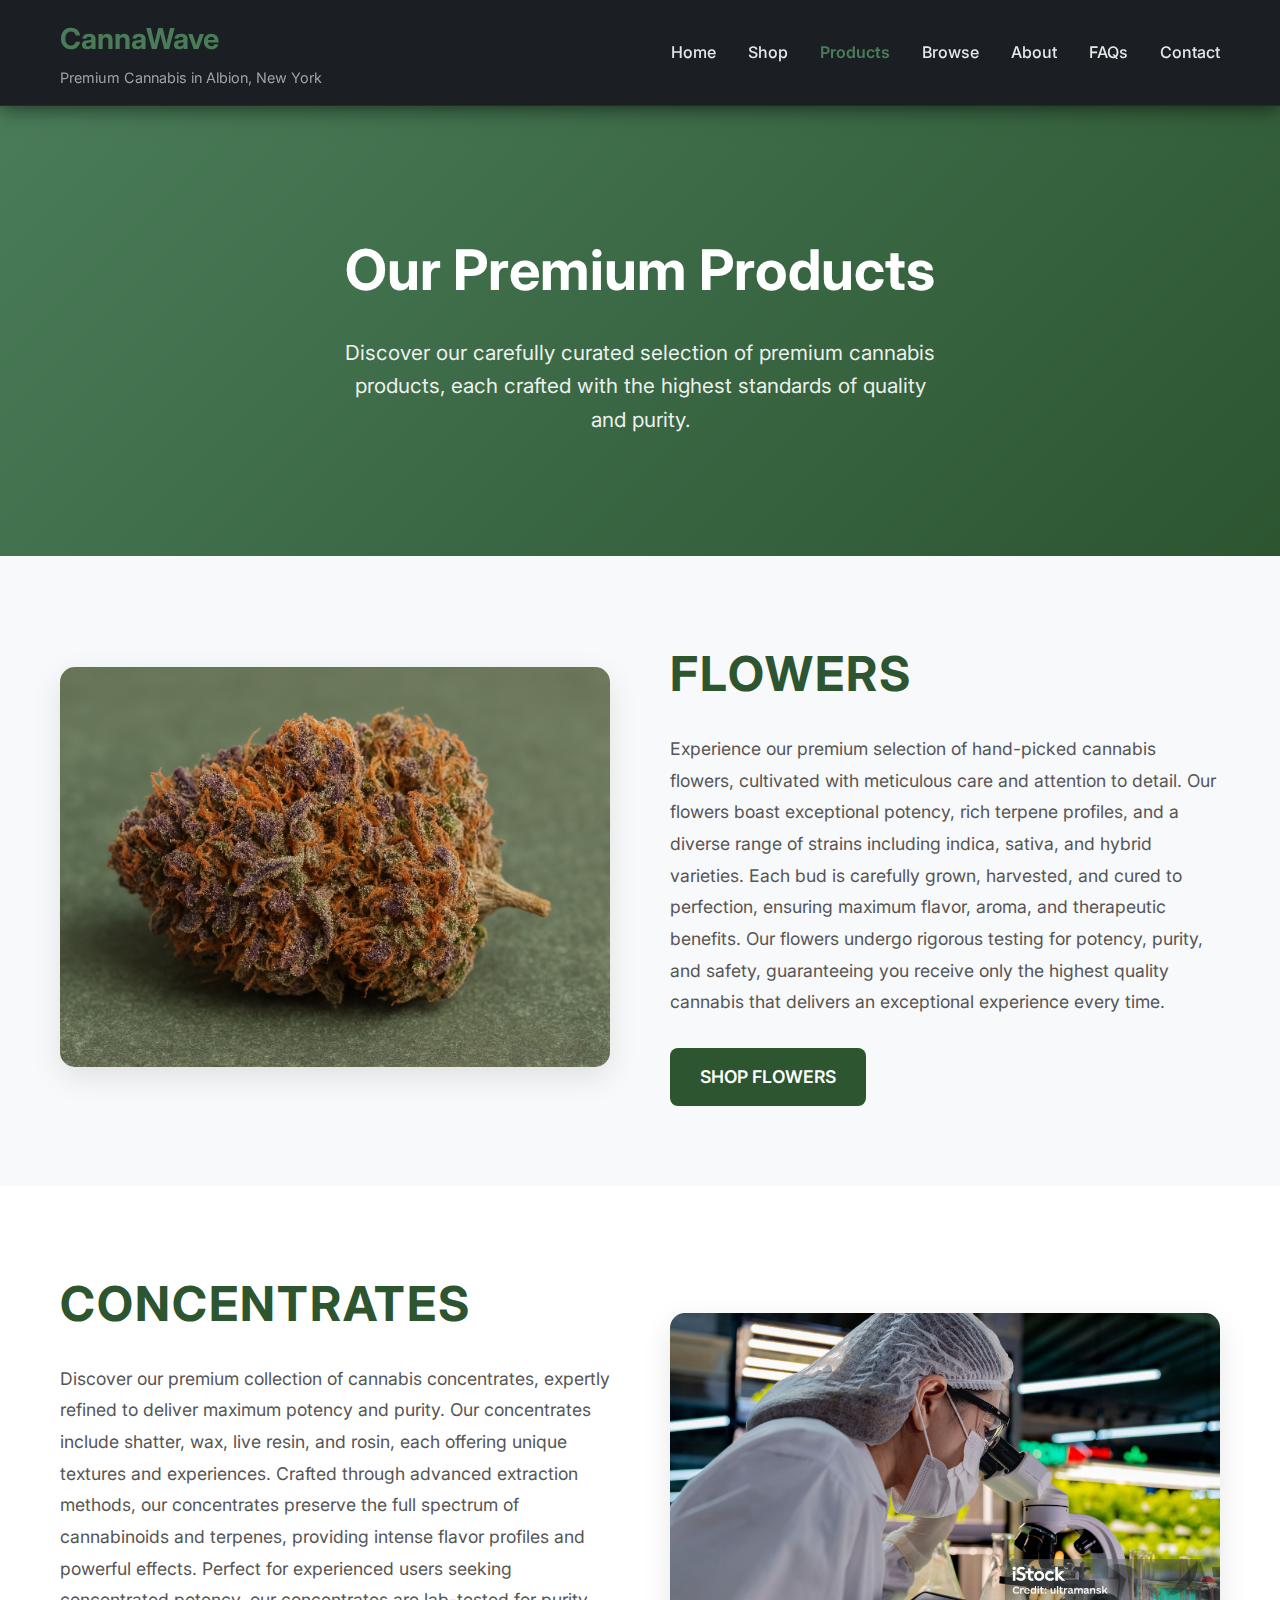
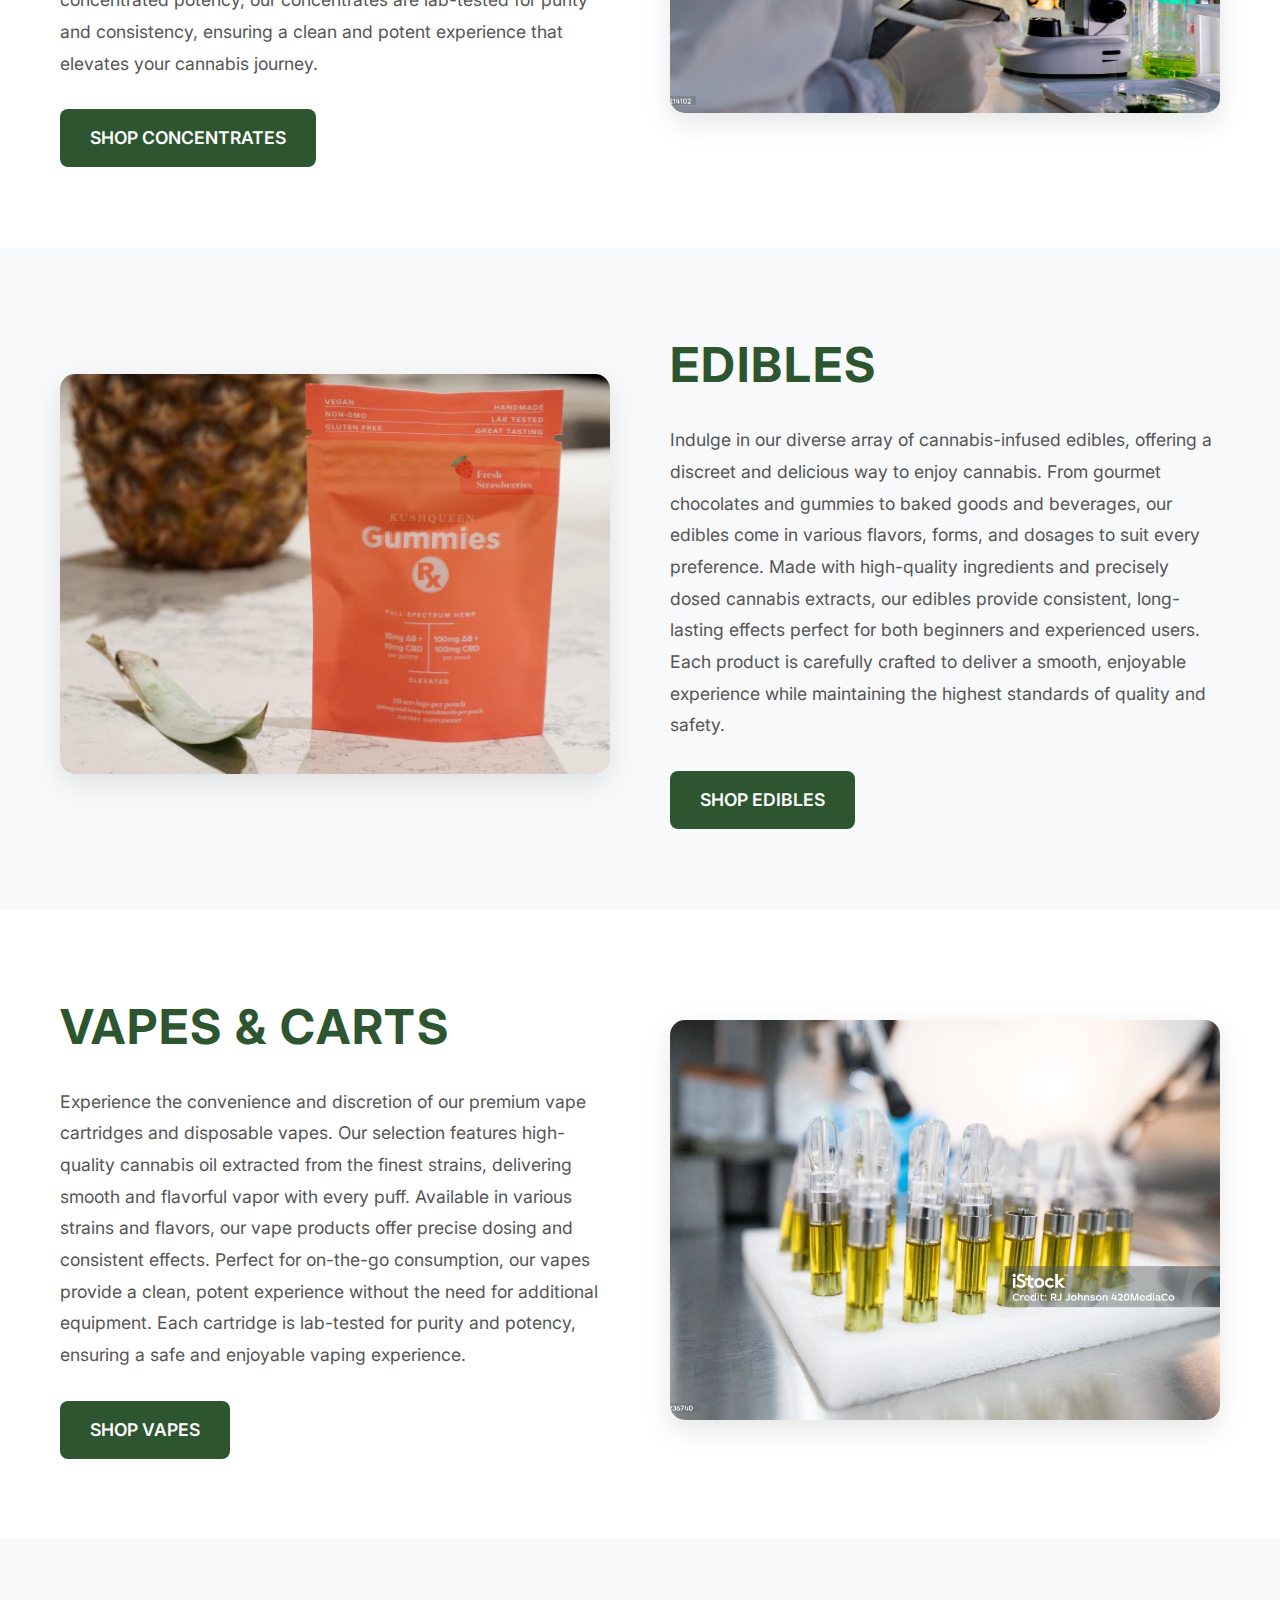
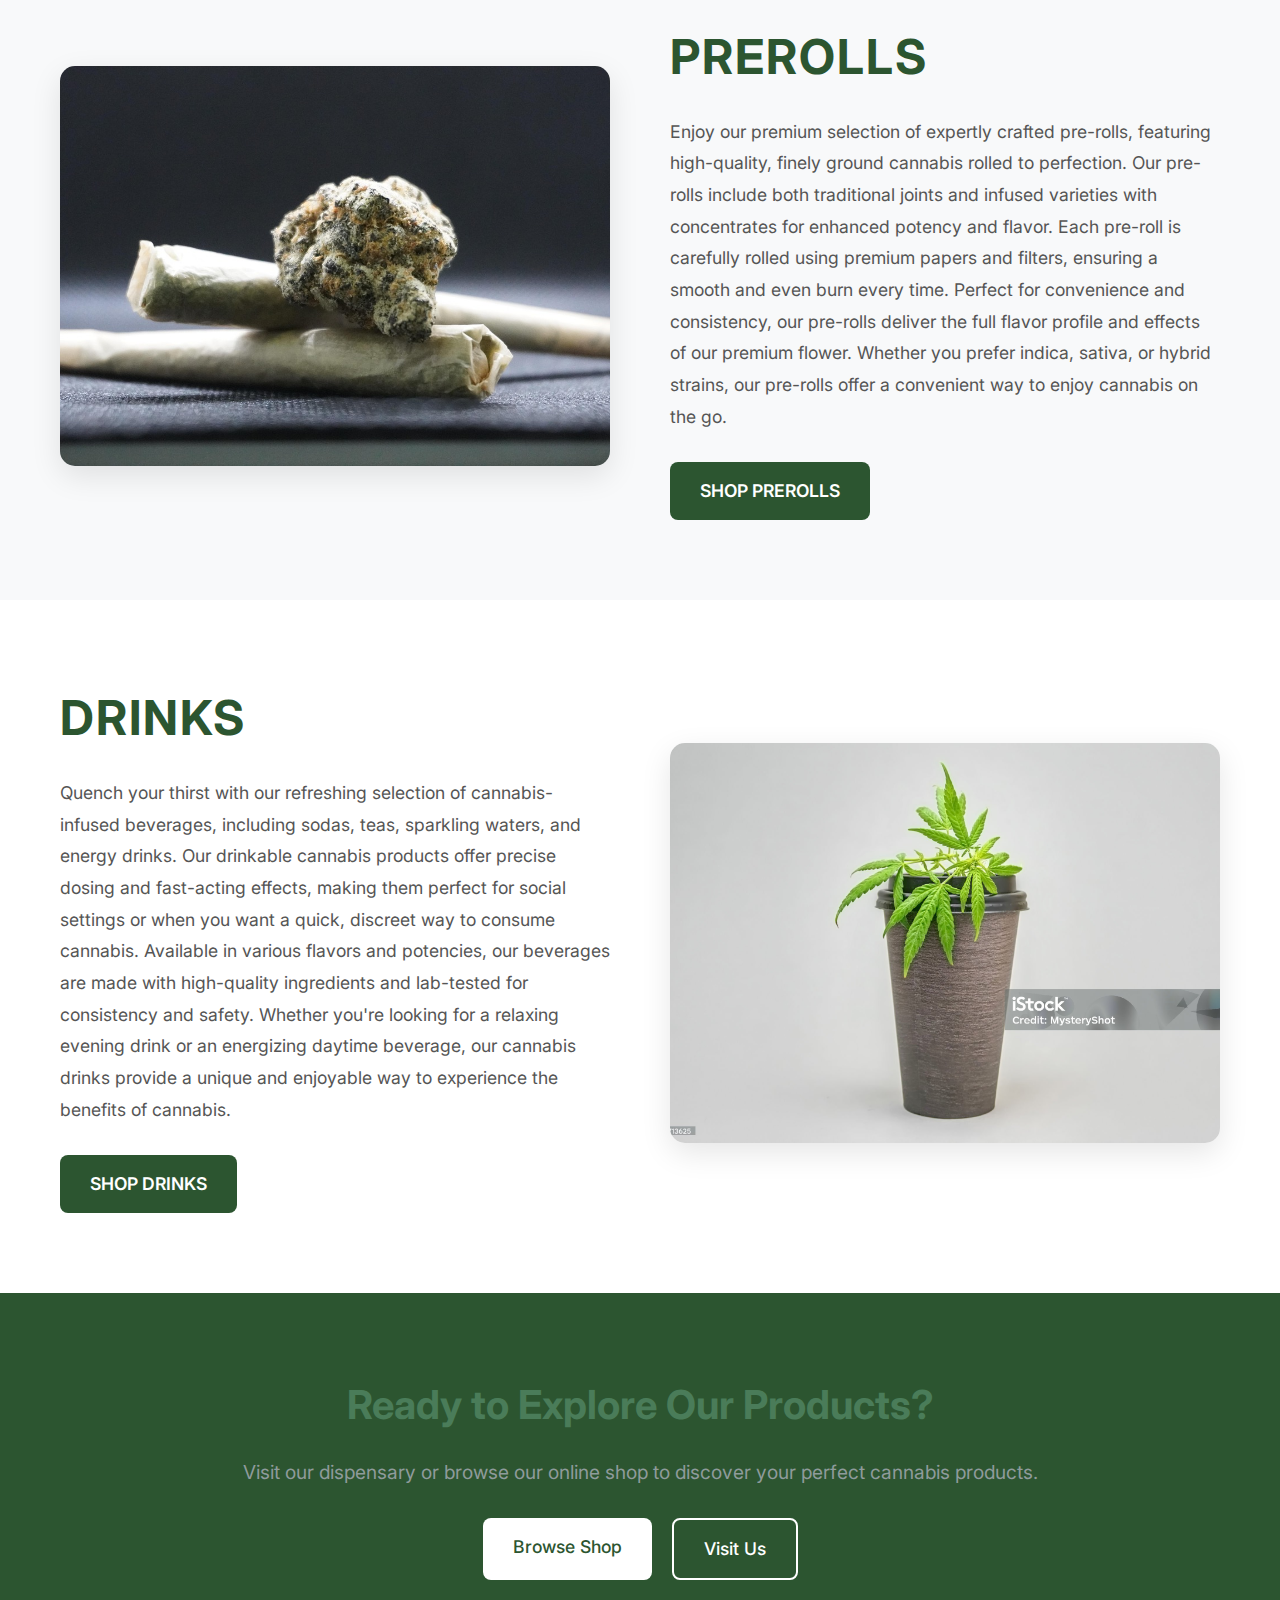
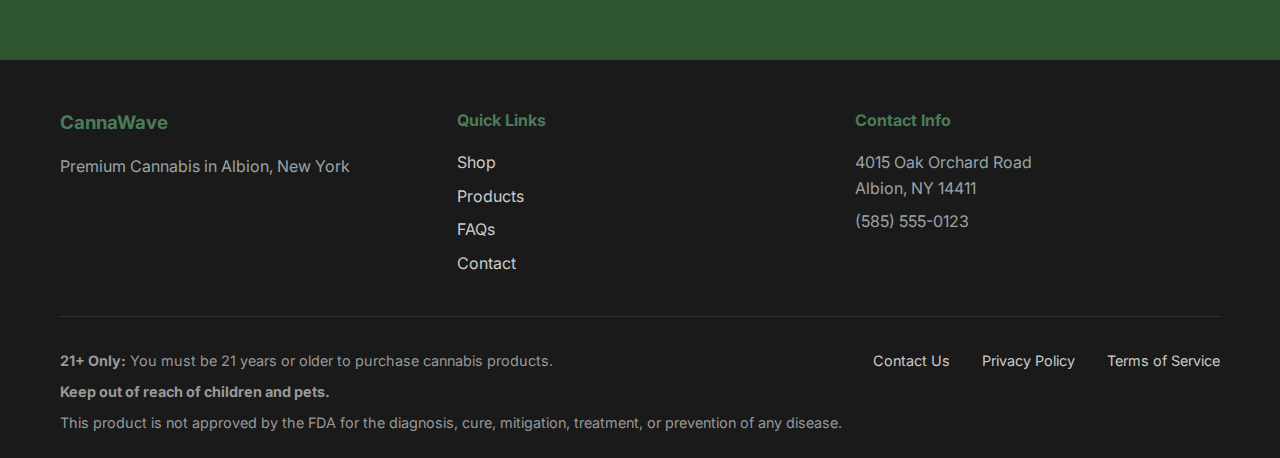
<file: products.html>
<!DOCTYPE html>
<html lang="en">
<head>
    <meta charset="UTF-8">
    <meta name="viewport" content="width=device-width, initial-scale=1.0">
    <title>Our Products | CannaWave | Cannabis Dispensary in Albion, New York</title>
    <meta name="description" content="Discover our premium cannabis product categories including flowers, concentrates, edibles, vapes, and more at CannaWave in Albion.">
    <link rel="stylesheet" href="styles.css">
    <link href="https://fonts.googleapis.com/css2?family=Inter:wght@300;400;500;600;700&display=swap" rel="stylesheet">
    <link rel="stylesheet" href="https://cdnjs.cloudflare.com/ajax/libs/font-awesome/6.0.0/css/all.min.css">
    <style>
        .product-category-section {
            padding: 80px 0;
            background: #f8f9fa;
        }
        
        .product-category-section:nth-child(even) {
            background: white;
        }
        
        .product-category-content {
            display: flex;
            align-items: center;
            gap: 60px;
            max-width: 1200px;
            margin: 0 auto;
            padding: 0 20px;
        }
        
        .product-category-content.reverse {
            flex-direction: row-reverse;
        }
        
        .product-category-image {
            flex: 1;
            text-align: center;
        }
        
        .product-category-image img {
            max-width: 100%;
            height: 400px;
            object-fit: cover;
            border-radius: 15px;
            box-shadow: 0 10px 30px rgba(0,0,0,0.1);
        }
        
        .product-category-text {
            flex: 1;
        }
        
        .product-category-text h2 {
            font-size: 3rem;
            font-weight: 700;
            color: #2c5530;
            margin-bottom: 20px;
            letter-spacing: 2px;
        }
        
        .product-category-text p {
            font-size: 1.1rem;
            line-height: 1.8;
            color: #555;
            margin-bottom: 30px;
        }
        
        .shop-button {
            background: #2c5530;
            color: white;
            padding: 15px 30px;
            border: none;
            border-radius: 8px;
            font-size: 1.1rem;
            font-weight: 600;
            cursor: pointer;
            transition: all 0.3s ease;
            text-decoration: none;
            display: inline-block;
        }
        
        .shop-button:hover {
            background: #1e3a22;
            transform: translateY(-2px);
            box-shadow: 0 5px 15px rgba(44, 85, 48, 0.3);
        }
        
        .products-hero {
            background: linear-gradient(135deg, #4a7c59, #2c5530);
            color: white;
            text-align: center;
            padding: 100px 0;
        }
        
        .products-hero h1 {
            font-size: 3.5rem;
            font-weight: 700;
            margin-bottom: 20px;
        }
        
        .products-hero p {
            font-size: 1.3rem;
            opacity: 0.9;
            max-width: 600px;
            margin: 0 auto;
        }
        
        @media (max-width: 768px) {
            .product-category-content {
                flex-direction: column;
                gap: 40px;
            }
            
            .product-category-content.reverse {
                flex-direction: column;
            }
            
            .product-category-text h2 {
                font-size: 2.5rem;
            }
            
            .products-hero h1 {
                font-size: 2.5rem;
            }
        }
    </style>
</head>
<body>
    <!-- Header -->
    <header class="header">
        <nav class="navbar">
            <div class="nav-container">
                <div class="nav-logo">
                    <h1><a href="index.html" style="text-decoration: none; color: inherit;">CannaWave</a></h1>
                    <p class="tagline">Premium Cannabis in Albion, New York</p>
                </div>
                <div class="nav-menu" id="navMenu">
                    <a href="index.html" class="nav-link">Home</a>
                    <a href="shop.html" class="nav-link">Shop</a>
                    <a href="products.html" class="nav-link active">Products</a>
                    <a href="products-shop.html" class="nav-link">Browse</a>
                    <a href="index.html#about" class="nav-link">About</a>
                    <a href="faqs.html" class="nav-link">FAQs</a>
                    <a href="contact.html" class="nav-link">Contact</a>
                </div>
                <div class="nav-toggle" id="navToggle">
                    <span class="bar"></span>
                    <span class="bar"></span>
                    <span class="bar"></span>
                </div>
            </div>
        </nav>
    </header>

    <!-- Products Hero Section -->
    <section class="products-hero">
        <div class="container">
            <h1>Our Premium Products</h1>
            <p>Discover our carefully curated selection of premium cannabis products, each crafted with the highest standards of quality and purity.</p>
        </div>
    </section>

    <!-- Flowers Section -->
    <section class="product-category-section">
        <div class="product-category-content">
            <div class="product-category-image">
                <img src="images/ChatGPT Image Oct 28, 2025, 04_49_02 PM.png" alt="Premium Cannabis Flowers">
            </div>
            <div class="product-category-text">
                <h2>FLOWERS</h2>
                <p>Experience our premium selection of hand-picked cannabis flowers, cultivated with meticulous care and attention to detail. Our flowers boast exceptional potency, rich terpene profiles, and a diverse range of strains including indica, sativa, and hybrid varieties. Each bud is carefully grown, harvested, and cured to perfection, ensuring maximum flavor, aroma, and therapeutic benefits. Our flowers undergo rigorous testing for potency, purity, and safety, guaranteeing you receive only the highest quality cannabis that delivers an exceptional experience every time.</p>
                <a href="shop.html?category=flower" class="shop-button">SHOP FLOWERS</a>
            </div>
        </div>
    </section>

    <!-- Concentrates Section -->
    <section class="product-category-section">
        <div class="product-category-content reverse">
            <div class="product-category-image">
                <img src="images/istockphoto-2217214102-2048x2048.jpg" alt="Cannabis Concentrates">
            </div>
            <div class="product-category-text">
                <h2>CONCENTRATES</h2>
                <p>Discover our premium collection of cannabis concentrates, expertly refined to deliver maximum potency and purity. Our concentrates include shatter, wax, live resin, and rosin, each offering unique textures and experiences. Crafted through advanced extraction methods, our concentrates preserve the full spectrum of cannabinoids and terpenes, providing intense flavor profiles and powerful effects. Perfect for experienced users seeking concentrated potency, our concentrates are lab-tested for purity and consistency, ensuring a clean and potent experience that elevates your cannabis journey.</p>
                <a href="shop.html?category=extracts" class="shop-button">SHOP CONCENTRATES</a>
            </div>
        </div>
    </section>

    <!-- Edibles Section -->
    <section class="product-category-section">
        <div class="product-category-content">
            <div class="product-category-image">
                <img src="images/delta-8-thc-6105636_1280.jpg" alt="Cannabis Edibles">
            </div>
            <div class="product-category-text">
                <h2>EDIBLES</h2>
                <p>Indulge in our diverse array of cannabis-infused edibles, offering a discreet and delicious way to enjoy cannabis. From gourmet chocolates and gummies to baked goods and beverages, our edibles come in various flavors, forms, and dosages to suit every preference. Made with high-quality ingredients and precisely dosed cannabis extracts, our edibles provide consistent, long-lasting effects perfect for both beginners and experienced users. Each product is carefully crafted to deliver a smooth, enjoyable experience while maintaining the highest standards of quality and safety.</p>
                <a href="shop.html?category=edibles" class="shop-button">SHOP EDIBLES</a>
            </div>
        </div>
    </section>

    <!-- Vapes & Carts Section -->
    <section class="product-category-section">
        <div class="product-category-content reverse">
            <div class="product-category-image">
                <img src="images/istockphoto-1189236740-2048x2048.jpg" alt="Vape Cartridges">
            </div>
            <div class="product-category-text">
                <h2>VAPES & CARTS</h2>
                <p>Experience the convenience and discretion of our premium vape cartridges and disposable vapes. Our selection features high-quality cannabis oil extracted from the finest strains, delivering smooth and flavorful vapor with every puff. Available in various strains and flavors, our vape products offer precise dosing and consistent effects. Perfect for on-the-go consumption, our vapes provide a clean, potent experience without the need for additional equipment. Each cartridge is lab-tested for purity and potency, ensuring a safe and enjoyable vaping experience.</p>
                <a href="shop.html?category=vapes" class="shop-button">SHOP VAPES</a>
            </div>
        </div>
    </section>

    <!-- Pre-rolls Section -->
    <section class="product-category-section">
        <div class="product-category-content">
            <div class="product-category-image">
                <img src="images/canabis-marijuana-bumps-8054145_1280.jpg" alt="Pre-rolled Cannabis">
            </div>
            <div class="product-category-text">
                <h2>PREROLLS</h2>
                <p>Enjoy our premium selection of expertly crafted pre-rolls, featuring high-quality, finely ground cannabis rolled to perfection. Our pre-rolls include both traditional joints and infused varieties with concentrates for enhanced potency and flavor. Each pre-roll is carefully rolled using premium papers and filters, ensuring a smooth and even burn every time. Perfect for convenience and consistency, our pre-rolls deliver the full flavor profile and effects of our premium flower. Whether you prefer indica, sativa, or hybrid strains, our pre-rolls offer a convenient way to enjoy cannabis on the go.</p>
                <a href="shop.html?category=prerolls" class="shop-button">SHOP PREROLLS</a>
            </div>
        </div>
    </section>

    <!-- Drinks Section -->
    <section class="product-category-section">
        <div class="product-category-content reverse">
            <div class="product-category-image">
                <img src="images/istockphoto-1187713625-2048x2048.jpg" alt="Cannabis Beverages">
            </div>
            <div class="product-category-text">
                <h2>DRINKS</h2>
                <p>Quench your thirst with our refreshing selection of cannabis-infused beverages, including sodas, teas, sparkling waters, and energy drinks. Our drinkable cannabis products offer precise dosing and fast-acting effects, making them perfect for social settings or when you want a quick, discreet way to consume cannabis. Available in various flavors and potencies, our beverages are made with high-quality ingredients and lab-tested for consistency and safety. Whether you're looking for a relaxing evening drink or an energizing daytime beverage, our cannabis drinks provide a unique and enjoyable way to experience the benefits of cannabis.</p>
                <a href="shop.html?category=drinks" class="shop-button">SHOP DRINKS</a>
            </div>
        </div>
    </section>

    <!-- Call to Action Section -->
    <section class="contact-cta" style="background: #2c5530; color: white; padding: 80px 0; text-align: center;">
        <div class="container">
            <h2 style="font-size: 2.5rem; margin-bottom: 20px;">Ready to Explore Our Products?</h2>
            <p style="font-size: 1.2rem; margin-bottom: 30px; opacity: 0.9;">Visit our dispensary or browse our online shop to discover your perfect cannabis products.</p>
            <div style="display: flex; gap: 20px; justify-content: center; flex-wrap: wrap;">
                <a href="shop.html" class="btn btn-primary" style="background: white; color: #2c5530; padding: 15px 30px; font-size: 1.1rem;">Browse Shop</a>
                <a href="contact.html" class="btn btn-outline" style="border: 2px solid white; color: white; padding: 15px 30px; font-size: 1.1rem;">Visit Us</a>
            </div>
        </div>
    </section>

    <!-- Footer -->
    <footer class="footer">
        <div class="container">
            <div class="footer-content">
                <div class="footer-section">
                    <h3>CannaWave</h3>
                    <p>Premium Cannabis in Albion, New York</p>
                </div>
                <div class="footer-section">
                    <h4>Quick Links</h4>
                    <ul>
                        <li><a href="shop.html">Shop</a></li>
                        <li><a href="products.html">Products</a></li>
                        <li><a href="faqs.html">FAQs</a></li>
                        <li><a href="contact.html">Contact</a></li>
                    </ul>
                </div>
                <div class="footer-section">
                    <h4>Contact Info</h4>
                    <p>4015 Oak Orchard Road<br>Albion, NY 14411</p>
                    <p>(585) 555-0123</p>
                </div>
            </div>
            <div class="footer-bottom">
                <div class="disclaimers">
                    <p><strong>21+ Only:</strong> You must be 21 years or older to purchase cannabis products.</p>
                    <p><strong>Keep out of reach of children and pets.</strong></p>
                    <p>This product is not approved by the FDA for the diagnosis, cure, mitigation, treatment, or prevention of any disease.</p>
                </div>
                <div class="footer-links">
                    <a href="contact.html">Contact Us</a>
                    <a href="#">Privacy Policy</a>
                    <a href="#">Terms of Service</a>
                </div>
            </div>
        </div>
    </footer>

    <script src="script.js"></script>
</body>
</html>
</file>
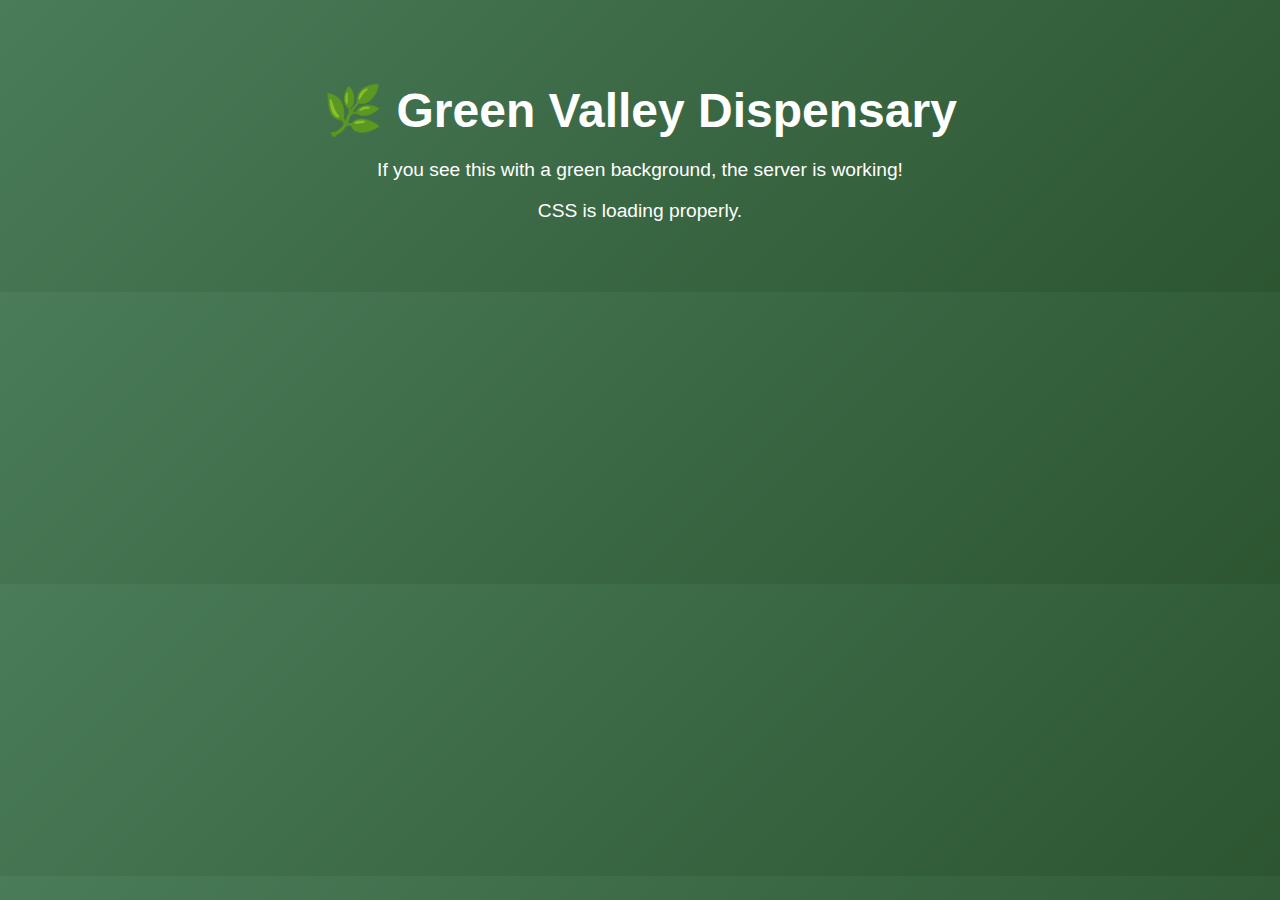
<file: simple.html>
<!DOCTYPE html>
<html>
<head>
    <title>Simple Test</title>
    <style>
        body { 
            background: linear-gradient(135deg, #4a7c59, #2c5530);
            color: white; 
            font-family: Arial, sans-serif;
            text-align: center; 
            padding: 50px; 
            margin: 0;
        }
        h1 { font-size: 3rem; margin-bottom: 20px; }
        p { font-size: 1.2rem; }
    </style>
</head>
<body>
    <h1>🌿 Green Valley Dispensary</h1>
    <p>If you see this with a green background, the server is working!</p>
    <p>CSS is loading properly.</p>
</body>
</html>
</file>
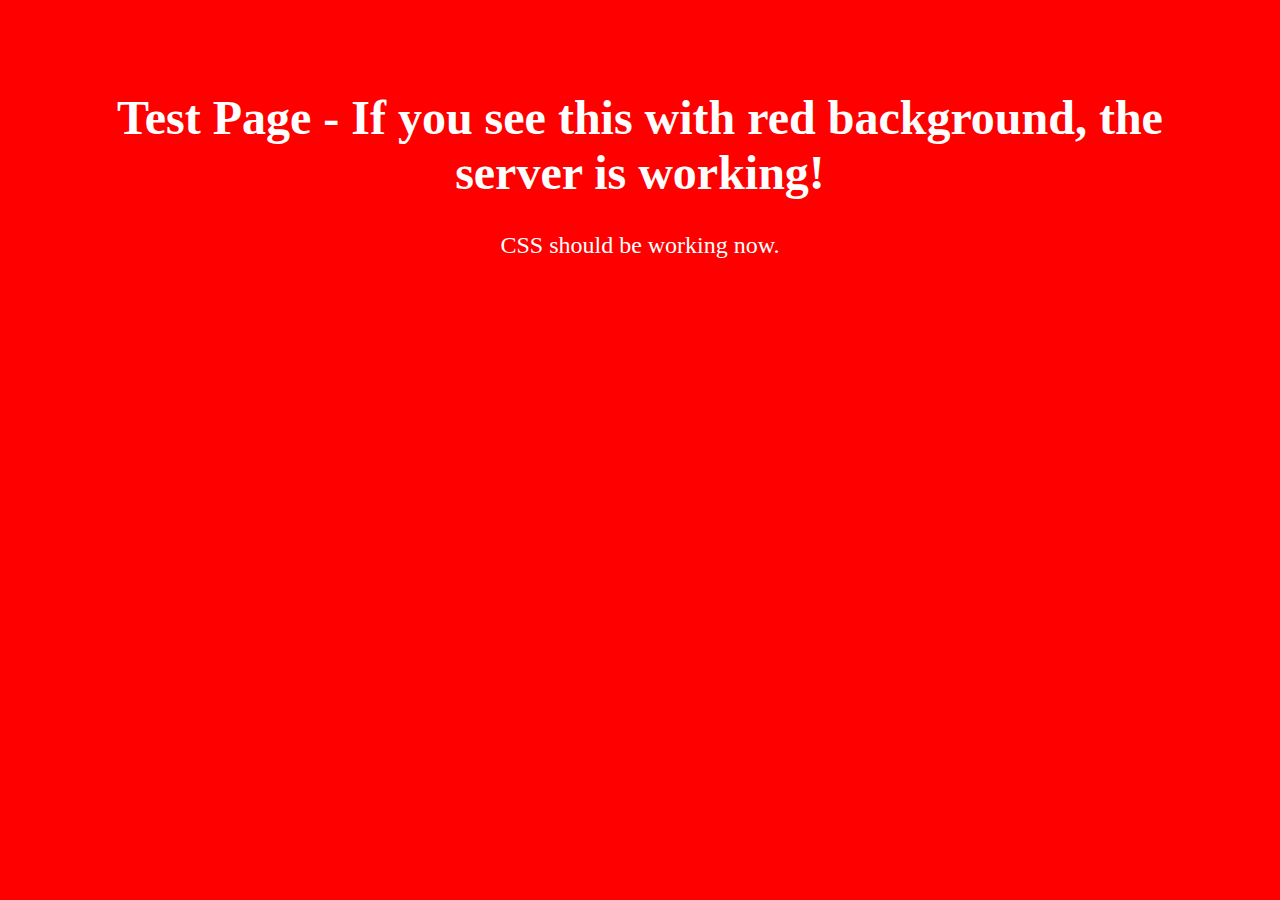
<file: test.html>
<!DOCTYPE html>
<html>
<head>
    <title>Test Page</title>
    <style>
        body { background: red; color: white; font-size: 24px; text-align: center; padding: 50px; }
    </style>
</head>
<body>
    <h1>Test Page - If you see this with red background, the server is working!</h1>
    <p>CSS should be working now.</p>
</body>
</html>
</file>
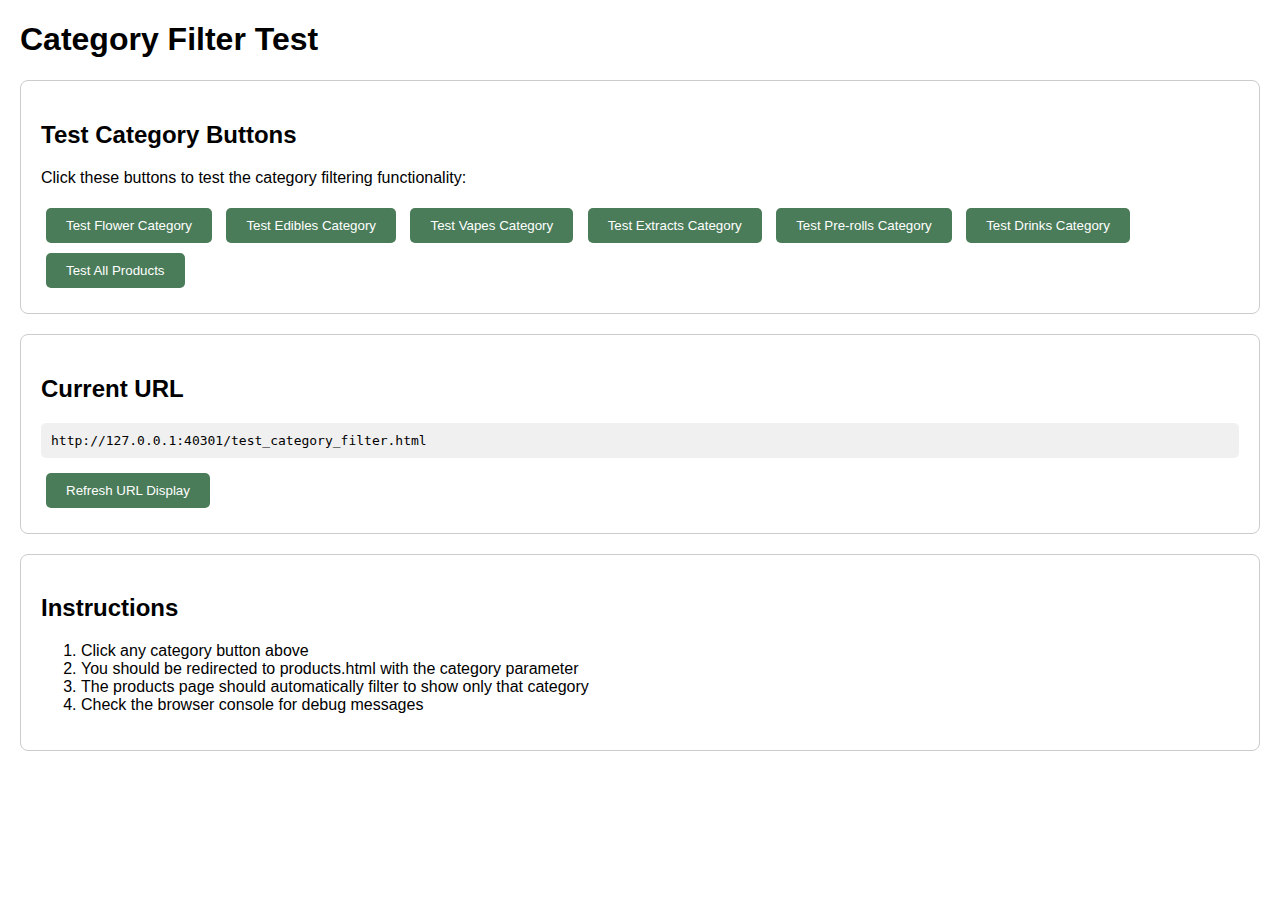
<file: test_category_filter.html>
<!DOCTYPE html>
<html lang="en">
<head>
    <meta charset="UTF-8">
    <meta name="viewport" content="width=device-width, initial-scale=1.0">
    <title>Test Category Filter</title>
    <style>
        body { font-family: Arial, sans-serif; margin: 20px; }
        .test-section { margin: 20px 0; padding: 20px; border: 1px solid #ccc; border-radius: 8px; }
        .test-button { 
            background: #4a7c59; 
            color: white; 
            padding: 10px 20px; 
            border: none; 
            border-radius: 5px; 
            margin: 5px; 
            cursor: pointer; 
        }
        .test-button:hover { background: #2c5530; }
        .url-display { 
            background: #f0f0f0; 
            padding: 10px; 
            border-radius: 5px; 
            font-family: monospace; 
            margin: 10px 0; 
        }
    </style>
</head>
<body>
    <h1>Category Filter Test</h1>
    
    <div class="test-section">
        <h2>Test Category Buttons</h2>
        <p>Click these buttons to test the category filtering functionality:</p>
        
        <button class="test-button" onclick="testCategory('flower')">Test Flower Category</button>
        <button class="test-button" onclick="testCategory('edibles')">Test Edibles Category</button>
        <button class="test-button" onclick="testCategory('vapes')">Test Vapes Category</button>
        <button class="test-button" onclick="testCategory('extracts')">Test Extracts Category</button>
        <button class="test-button" onclick="testCategory('prerolls')">Test Pre-rolls Category</button>
        <button class="test-button" onclick="testCategory('drinks')">Test Drinks Category</button>
        <button class="test-button" onclick="testCategory('all')">Test All Products</button>
    </div>
    
    <div class="test-section">
        <h2>Current URL</h2>
        <div class="url-display" id="currentUrl"></div>
        <button class="test-button" onclick="updateUrlDisplay()">Refresh URL Display</button>
    </div>
    
    <div class="test-section">
        <h2>Instructions</h2>
        <ol>
            <li>Click any category button above</li>
            <li>You should be redirected to products.html with the category parameter</li>
            <li>The products page should automatically filter to show only that category</li>
            <li>Check the browser console for debug messages</li>
        </ol>
    </div>

    <script>
        function testCategory(category) {
            console.log('Testing category:', category);
            window.location.href = `products.html?category=${category}`;
        }
        
        function updateUrlDisplay() {
            document.getElementById('currentUrl').textContent = window.location.href;
        }
        
        // Update URL display on page load
        document.addEventListener('DOMContentLoaded', function() {
            updateUrlDisplay();
        });
    </script>
</body>
</html>
</file>
<file: styles.css>
/* Reset and Base Styles */
* {
    margin: 0;
    padding: 0;
    box-sizing: border-box;
}

body {
    font-family: 'Inter', sans-serif;
    line-height: 1.6;
    color: #e5e7eb;
    background-color: #0f1111;
}

.container {
    max-width: 1200px;
    margin: 0 auto;
    padding: 0 20px;
}

/* Age Gate Styles */
.age-gate-overlay {
    position: fixed;
    top: 0;
    left: 0;
    width: 100%;
    height: 100%;
    background: linear-gradient(135deg, #4a7c59, #2c5530);
    display: flex;
    justify-content: center;
    align-items: center;
    z-index: 10000;
}

.age-gate-modal {
    background: #1b1f24;
    padding: 3rem;
    border-radius: 20px;
    text-align: center;
    box-shadow: 0 20px 60px rgba(0, 0, 0, 0.5);
    max-width: 500px;
    width: 90%;
    border: 1px solid #1f2937;
}

.age-gate-content h1 {
    color: #ffffff;
    font-size: 2.5rem;
    margin-bottom: 1rem;
    font-weight: 700;
}

.age-question {
    font-size: 1.5rem;
    margin-bottom: 2rem;
    color: #ffffff;
    font-weight: 500;
}

.age-buttons {
    display: flex;
    gap: 1rem;
    justify-content: center;
    margin-bottom: 1.5rem;
}

.age-disclaimer {
    font-size: 0.9rem;
    color: #e5e7eb;
}

/* Button Styles */
.btn {
    padding: 12px 24px;
    border: none;
    border-radius: 8px;
    font-size: 1rem;
    font-weight: 500;
    cursor: pointer;
    transition: all 0.3s ease;
    text-decoration: none;
    display: inline-block;
    text-align: center;
}

.btn-primary {
    background: linear-gradient(135deg, #4a7c59 0%, #2c5530 100%);
    color: #f3f4f6;
}

.btn-primary:hover:not(:disabled) {
    transform: translateY(-2px);
    box-shadow: 0 8px 25px rgba(17, 24, 39, 0.45);
}

.btn-primary:disabled {
    opacity: 0.6;
    cursor: not-allowed;
    pointer-events: none;
}

.btn-secondary {
    background: #1f2937;
    color: #e5e7eb;
    border: 2px solid #374151;
}

.btn-secondary:hover {
    background: #111827;
    border-color: #4b5563;
}

.btn-outline {
    background: transparent;
    color: #4a7c59;
    border: 2px solid #4a7c59;
}

.btn-outline:hover {
    background: #1e3a2a;
    color: #f3f4f6;
}

.btn-large {
    padding: 16px 32px;
    font-size: 1.2rem;
}

/* Header Styles */
.header {
    background: #1b1f24;
    box-shadow: 0 2px 20px rgba(0, 0, 0, 0.6);
    border-bottom: 1px solid #1f2937;
    position: sticky;
    top: 0;
    z-index: 1000;
}

/* Logo Styles */
.logo-container {
    display: flex;
    align-items: center;
    gap: 15px;
}

.logo-image {
    height: 64px;
    width: auto;
    object-fit: contain;
    transition: transform 0.3s ease;
}

.logo-image:hover {
    transform: scale(1.05);
}

.logo-text h1 {
    margin: 0;
    font-size: 1.8rem;
    font-weight: 700;
    color: #4a7c59;
}

.logo-text .tagline {
    margin: 0;
    font-size: 0.9rem;
    color: #666;
    font-weight: 400;
}

/* Footer Logo Styles */
.footer-logo {
    display: flex;
    align-items: center;
    gap: 12px;
}

.footer-logo-image {
    height: 48px;
    width: auto;
    object-fit: contain;
    opacity: 0.9;
}

.footer-logo-text h3 {
    margin: 0;
    color: #9aa3a7;
    font-size: 1.5rem;
    font-weight: 700;
}

.footer-logo-text p {
    margin: 0;
    color: #ccc;
    font-size: 0.9rem;
}

.navbar {
    padding: 1rem 0;
}

.nav-container {
    display: flex;
    justify-content: space-between;
    align-items: center;
    max-width: 1200px;
    margin: 0 auto;
    padding: 0 20px;
}

.nav-logo h1 {
    color: #4a7c59;
    font-size: 1.8rem;
    font-weight: 700;
    margin-bottom: 0.25rem;
}

.tagline {
    color: #9aa3a7;
    font-size: 0.9rem;
    font-weight: 400;
}

.nav-menu {
    display: flex;
    gap: 2rem;
    align-items: center;
}

.nav-link {
    text-decoration: none;
    color: #e5e7eb;
    font-weight: 500;
    transition: color 0.3s ease;
}

.nav-link:hover {
    color: #4a7c59;
}

.nav-toggle {
    display: none;
    flex-direction: column;
    cursor: pointer;
}

.bar {
    width: 25px;
    height: 3px;
    background: #e5e7eb;
    margin: 3px 0;
    transition: 0.3s;
}

/* Hero Section */
.hero {
    background: linear-gradient(135deg, #4a7c59, #2c5530);
    min-height: 80vh;
    display: flex;
    align-items: center;
    justify-content: center;
    color: white;
    padding: 60px 0;
}

.hero-content {
    max-width: 1200px;
    margin: 0 auto;
    padding: 0 20px;
    display: grid;
    grid-template-columns: 1fr 1fr;
    gap: 60px;
    align-items: center;
}

.hero-text {
    text-align: left;
}

.hero-image {
    text-align: center;
}

.hero-image img {
    max-width: 100%;
    height: auto;
    border-radius: 15px;
    box-shadow: 0 20px 40px rgba(0, 0, 0, 0.3);
}

.hero-title {
    font-size: 3.5rem;
    font-weight: 700;
    margin-bottom: 1.5rem;
    line-height: 1.2;
}

.hero-subtitle {
    font-size: 1.3rem;
    margin-bottom: 2rem;
    opacity: 0.9;
}

/* Section Styles */
.section-title {
    text-align: center;
    font-size: 2.5rem;
    font-weight: 700;
    color: #4a7c59;
    margin-bottom: 3rem;
}

/* Categories Section */
.categories {
    padding: 5rem 0;
    background: #121212;
}

.categories-grid {
    display: grid;
    grid-template-columns: repeat(auto-fit, minmax(300px, 1fr));
    gap: 2rem;
}

.category-card {
    background: #151515;
    border: 1px solid #262626;
    border-radius: 15px;
    overflow: hidden;
    box-shadow: 0 10px 30px rgba(0, 0, 0, 0.35);
    transition: transform 0.3s ease, box-shadow 0.3s ease;
}

.category-card:hover {
    transform: translateY(-5px);
    box-shadow: 0 20px 40px rgba(0, 0, 0, 0.5);
}

.category-image {
    height: 200px;
    overflow: hidden;
}

.category-image img {
    width: 100%;
    height: 100%;
    object-fit: cover;
    object-position: center;
    transition: transform 0.3s ease;
    display: block;
}

.category-card:hover .category-image img {
    transform: scale(1.05);
}

/* Cannabis Flower Visual */
.flower-image-bg {
    background: linear-gradient(135deg, #2c5530 0%, #4a7c59 50%, #6b8e6b 100%);
    position: relative;
    overflow: hidden;
}

.flower-visual {
    position: relative;
    width: 100%;
    height: 100%;
    display: flex;
    align-items: center;
    justify-content: center;
}

.cannabis-bud {
    width: 80px;
    height: 100px;
    background: linear-gradient(45deg, #8B4513 0%, #A0522D 30%, #8B4513 60%, #654321 100%);
    border-radius: 50% 50% 60% 40%;
    position: relative;
    transform: rotate(-15deg);
    box-shadow: 
        inset -10px -5px 20px rgba(0,0,0,0.3),
        0 5px 15px rgba(0,0,0,0.2);
}

.cannabis-bud::before {
    content: '';
    position: absolute;
    top: 10px;
    left: 15px;
    width: 8px;
    height: 8px;
    background: #FF6B35;
    border-radius: 50%;
    box-shadow: 
        15px 5px 0 #FF6B35,
        25px 10px 0 #FF6B35,
        10px 20px 0 #FF6B35,
        20px 25px 0 #FF6B35,
        5px 30px 0 #FF6B35,
        15px 35px 0 #FF6B35;
}

.cannabis-bud::after {
    content: '';
    position: absolute;
    top: 5px;
    right: 10px;
    width: 6px;
    height: 6px;
    background: #FF6B35;
    border-radius: 50%;
    box-shadow: 
        -10px 8px 0 #FF6B35,
        -20px 15px 0 #FF6B35,
        -5px 25px 0 #FF6B35,
        -15px 30px 0 #FF6B35;
}

.cannabis-leaves {
    position: absolute;
    width: 120px;
    height: 80px;
    top: 50%;
    left: 50%;
    transform: translate(-50%, -50%);
}

.cannabis-leaves::before {
    content: '';
    position: absolute;
    width: 40px;
    height: 40px;
    background: #4a7c59;
    border-radius: 0 100% 0 100%;
    top: 10px;
    left: 20px;
    transform: rotate(45deg);
    box-shadow: 
        30px 0 0 #4a7c59,
        15px 15px 0 #2c5530,
        45px 15px 0 #2c5530;
}

.cannabis-leaves::after {
    content: '';
    position: absolute;
    width: 35px;
    height: 35px;
    background: #4a7c59;
    border-radius: 100% 0 100% 0;
    top: 25px;
    right: 25px;
    transform: rotate(-45deg);
    box-shadow: 
        -30px 0 0 #4a7c59,
        -15px 15px 0 #2c5530,
        -45px 15px 0 #2c5530;
}

.category-card:hover .flower-visual {
    transform: scale(1.05);
    transition: transform 0.3s ease;
}

.category-card:hover .cannabis-bud {
    transform: rotate(-15deg) scale(1.1);
    transition: transform 0.3s ease;
}

.category-content {
    padding: 1.5rem;
    text-align: center;
}

.category-content h3 {
    font-size: 1.5rem;
    font-weight: 600;
    color: #4a7c59;
    margin-bottom: 0.5rem;
}

.category-content p {
    color: #9aa3a7;
    margin-bottom: 1rem;
}

/* About Section */
.about {
    padding: 5rem 0;
    background: #0f1111;
}

.about-content {
    max-width: 1200px;
    margin: 0 auto;
    display: grid;
    grid-template-columns: 1fr 1fr;
    gap: 60px;
    align-items: center;
}

.about-text {
    text-align: left;
}

.about-image {
    text-align: center;
}

.about-image img {
    max-width: 100%;
    height: auto;
    border-radius: 15px;
    box-shadow: 0 10px 30px rgba(0, 0, 0, 0.45);
}

.address {
    font-size: 1.2rem;
    font-weight: 600;
    color: #22c55e;
    margin-bottom: 2rem;
}

.about-text p {
    font-size: 1.1rem;
    line-height: 1.8;
    margin-bottom: 1.5rem;
    color: #cbd5e1;
}

/* Contact Section */
.contact {
    padding: 5rem 0;
    background: #121212;
}

.contact-content {
    max-width: 800px;
    margin: 0 auto;
}

.contact-info {
    display: grid;
    grid-template-columns: repeat(auto-fit, minmax(250px, 1fr));
    gap: 2rem;
    margin-bottom: 2rem;
}

.contact-item {
    display: flex;
    align-items: flex-start;
    gap: 1rem;
    padding: 1.5rem;
    background: #151515;
    border: 1px solid #262626;
    border-radius: 10px;
    box-shadow: 0 5px 15px rgba(0, 0, 0, 0.35);
}

.contact-item i {
    font-size: 1.5rem;
    color: #4a7c59;
    margin-top: 0.25rem;
}

.contact-item h3 {
    font-size: 1.2rem;
    font-weight: 600;
    color: #4a7c59;
    margin-bottom: 0.5rem;
}

.contact-item p {
    color: #9aa3a7;
    line-height: 1.6;
}

/* Newsletter Section */
.newsletter {
    padding: 5rem 0;
    background: linear-gradient(135deg, #4a7c59 0%, #2c5530 100%);
    color: white;
    text-align: center;
}

.newsletter .section-title {
    color: white;
}

.newsletter-content p {
    font-size: 1.2rem;
    margin-bottom: 2rem;
    opacity: 0.9;
}

.newsletter-form {
    display: flex;
    max-width: 500px;
    margin: 0 auto;
    gap: 1rem;
}

.newsletter-form input {
    flex: 1;
    padding: 15px 20px;
    border: 1px solid #374151;
    background: #111827;
    color: #e5e7eb;
    border-radius: 8px;
    font-size: 1rem;
}

.newsletter-form button {
    padding: 15px 30px;
    white-space: nowrap;
}

/* Footer */
.footer {
    background: #1a1a1a;
    color: white;
    padding: 3rem 0 1rem;
}

.footer-content {
    display: grid;
    grid-template-columns: repeat(auto-fit, minmax(250px, 1fr));
    gap: 2rem;
    margin-bottom: 2rem;
}

.footer-section h3,
.footer-section h4 {
    color: #4a7c59;
    margin-bottom: 1rem;
}

.footer-section p {
    color: #9aa3a7;
    margin-bottom: 0.5rem;
}

.footer-section ul {
    list-style: none;
}

.footer-section ul li {
    margin-bottom: 0.5rem;
}

.footer-section a {
    color: #ccc;
    text-decoration: none;
    transition: color 0.3s ease;
}

.footer-section a:hover {
    color: #4a7c59;
}

.footer-bottom {
    border-top: 1px solid #333;
    padding-top: 2rem;
    display: flex;
    justify-content: space-between;
    align-items: flex-start;
    flex-wrap: wrap;
    gap: 1rem;
}

.disclaimers {
    flex: 1;
    min-width: 300px;
}

.disclaimers p {
    font-size: 0.9rem;
    color: #999;
    margin-bottom: 0.5rem;
}

.footer-links {
    display: flex;
    gap: 2rem;
}

.footer-links a {
    color: #ccc;
    text-decoration: none;
    font-size: 0.9rem;
    transition: color 0.3s ease;
}

.footer-links a:hover {
    color: #4a7c59;
}

/* Additional Page Styles */

/* Products Page */
.products-hero {
    background: linear-gradient(rgba(0, 0, 0, 0.4), rgba(0, 0, 0, 0.4)),
                url('https://images.unsplash.com/photo-1607853202273-797f1c22a7e2?w=1920&h=600&fit=crop');
    background-size: cover;
    background-position: center;
    height: 50vh;
    display: flex;
    align-items: center;
    justify-content: center;
    text-align: center;
    color: white;
}

.products-hero h1 {
    font-size: 3rem;
    font-weight: 700;
    margin-bottom: 1rem;
}

.products-hero p {
    font-size: 1.2rem;
    opacity: 0.9;
}

.product-filters {
    padding: 2rem 0;
    background: #121212;
}

.filter-buttons {
    display: flex;
    justify-content: center;
    flex-wrap: wrap;
    gap: 1rem;
}

.filter-btn {
    padding: 10px 20px;
    border: 2px solid #1e3a2a;
    background: transparent;
    color: #e5e7eb;
    border-radius: 25px;
    cursor: pointer;
    transition: all 0.3s ease;
    font-weight: 500;
}

.filter-btn:hover,
.filter-btn.active {
    background: #1e3a2a;
    color: #f3f4f6;
}

.products-section {
    padding: 3rem 0;
}

.products-grid {
    display: grid;
    grid-template-columns: repeat(auto-fill, minmax(280px, 1fr));
    gap: 2rem;
}

.product-card {
    background: #151515;
    border: 1px solid #262626;
    border-radius: 15px;
    overflow: hidden;
    box-shadow: 0 10px 30px rgba(0, 0, 0, 0.35);
    transition: transform 0.3s ease, box-shadow 0.3s ease;
}

.product-card:hover {
    transform: translateY(-5px);
    box-shadow: 0 20px 40px rgba(0, 0, 0, 0.5);
}

.product-image {
    position: relative;
    height: 200px;
    overflow: hidden;
}

.product-image img {
    width: 100%;
    height: 100%;
    object-fit: cover;
    transition: transform 0.3s ease;
}

.product-card:hover .product-image img {
    transform: scale(1.05);
}

.product-badge {
    position: absolute;
    top: 10px;
    right: 10px;
    background: #4a7c59;
    color: white;
    padding: 5px 10px;
    border-radius: 15px;
    font-size: 0.8rem;
    font-weight: 600;
}

.product-info {
    padding: 1.5rem;
}

.product-info h3 {
    font-size: 1.3rem;
    font-weight: 600;
    color: #4a7c59;
    margin-bottom: 0.5rem;
}

.product-category {
    color: #4a7c59;
    font-size: 0.9rem;
    font-weight: 500;
    margin-bottom: 0.5rem;
}

.product-description {
    color: #666;
    font-size: 0.9rem;
    margin-bottom: 1rem;
    line-height: 1.4;
}

.product-details {
    display: flex;
    justify-content: space-between;
    align-items: center;
    margin-bottom: 1rem;
}

.thc {
    background: #f0f8f0;
    color: #4a7c59;
    padding: 4px 8px;
    border-radius: 12px;
    font-size: 0.8rem;
    font-weight: 500;
}

.price {
    font-size: 1.1rem;
    font-weight: 700;
    color: #4a7c59;
}

/* FAQs Page */
.faqs-hero {
    background: linear-gradient(rgba(0, 0, 0, 0.4), rgba(0, 0, 0, 0.4)),
                url('https://images.unsplash.com/photo-1607853202273-797f1c22a7e2?w=1920&h=600&fit=crop');
    background-size: cover;
    background-position: center;
    height: 50vh;
    display: flex;
    align-items: center;
    justify-content: center;
    text-align: center;
    color: white;
}

.faqs-hero h1 {
    font-size: 3rem;
    font-weight: 700;
    margin-bottom: 1rem;
}

.faqs-hero p {
    font-size: 1.2rem;
    opacity: 0.9;
}

.faqs-section {
    padding: 5rem 0;
    background: #121212;
}

.faq-search-container {
    margin-bottom: 3rem;
}

.search-box {
    position: relative;
    max-width: 500px;
    margin: 0 auto;
}

.search-box i {
    position: absolute;
    left: 15px;
    top: 50%;
    transform: translateY(-50%);
    color: #9aa3a7;
}

.search-box input {
    width: 100%;
    padding: 15px 15px 15px 45px;
    border: 1px solid #374151;
    background: #111827;
    color: #e5e7eb;
    border-radius: 25px;
    font-size: 1rem;
    transition: border-color 0.3s ease;
}

.search-box input:focus {
    outline: none;
    border-color: #1e3a2a;
}

.faqs-container {
    max-width: 800px;
    margin: 0 auto;
}

.faq-item {
    background: #151515;
    border: 1px solid #262626;
    border-radius: 10px;
    margin-bottom: 1rem;
    box-shadow: 0 5px 15px rgba(0, 0, 0, 0.35);
    overflow: hidden;
    transition: box-shadow 0.3s ease;
}

.faq-item:hover {
    box-shadow: 0 10px 25px rgba(0, 0, 0, 0.5);
}

.faq-question {
    padding: 1.5rem;
    cursor: pointer;
    display: flex;
    justify-content: space-between;
    align-items: center;
    transition: background-color 0.3s ease;
}

.faq-question:hover {
    background-color: #0f1111;
}

.faq-question h3 {
    font-size: 1.2rem;
    font-weight: 600;
    color: #4a7c59;
    margin: 0;
}

.faq-question i {
    color: #4a7c59;
    transition: transform 0.3s ease;
}

.faq-answer {
    padding: 0 1.5rem;
    color: #9aa3a7;
    line-height: 1.6;
}

.faq-answer p {
    margin: 0 0 1.5rem 0;
}

.contact-cta {
    padding: 5rem 0;
    background: #0f1111;
    text-align: center;
}

.contact-cta h2 {
    font-size: 2.5rem;
    font-weight: 700;
    color: #4a7c59;
    margin-bottom: 1rem;
}

.contact-cta p {
    font-size: 1.2rem;
    color: #9aa3a7;
    margin-bottom: 2rem;
}

.cta-buttons {
    display: flex;
    gap: 1rem;
    justify-content: center;
    flex-wrap: wrap;
}

/* Contact Page */
.contact-hero {
    background: linear-gradient(rgba(0, 0, 0, 0.4), rgba(0, 0, 0, 0.4)),
                url('https://images.unsplash.com/photo-1607853202273-797f1c22a7e2?w=1920&h=600&fit=crop');
    background-size: cover;
    background-position: center;
    height: 50vh;
    display: flex;
    align-items: center;
    justify-content: center;
    text-align: center;
    color: white;
}

.contact-hero h1 {
    font-size: 3rem;
    font-weight: 700;
    margin-bottom: 1rem;
}

.contact-hero p {
    font-size: 1.2rem;
    opacity: 0.9;
}

.contact-info-section {
    padding: 5rem 0;
    background: #121212;
}

.contact-grid {
    display: grid;
    grid-template-columns: repeat(auto-fit, minmax(250px, 1fr));
    gap: 2rem;
}

.contact-card {
    background: #151515;
    padding: 2rem;
    border: 1px solid #262626;
    border-radius: 15px;
    text-align: center;
    box-shadow: 0 10px 30px rgba(0, 0, 0, 0.35);
    transition: transform 0.3s ease;
}

.contact-card:hover {
    transform: translateY(-5px);
}

.contact-icon {
    width: 60px;
    height: 60px;
    background: #4a7c59;
    border-radius: 50%;
    display: flex;
    align-items: center;
    justify-content: center;
    margin: 0 auto 1rem;
}

.contact-icon i {
    font-size: 1.5rem;
    color: white;
}

.contact-card h3 {
    font-size: 1.3rem;
    font-weight: 600;
    color: #4a7c59;
    margin-bottom: 1rem;
}

.contact-card p {
    color: #9aa3a7;
    margin-bottom: 1rem;
}

.contact-card .note {
    font-size: 0.9rem;
    color: #999;
    font-style: italic;
}

.contact-form-section {
    padding: 5rem 0;
    background: #0f1111;
}

.form-container {
    max-width: 800px;
    margin: 0 auto;
    text-align: center;
}

.form-container h2 {
    font-size: 2.5rem;
    font-weight: 700;
    color: #4a7c59;
    margin-bottom: 1rem;
}

.form-container p {
    font-size: 1.2rem;
    color: #9aa3a7;
    margin-bottom: 3rem;
}

.contact-form {
    text-align: left;
}

.form-row {
    display: grid;
    grid-template-columns: 1fr 1fr;
    gap: 1rem;
    margin-bottom: 1rem;
}

.form-group {
    margin-bottom: 1.5rem;
}

.form-group label {
    display: block;
    font-weight: 600;
    color: #4a7c59;
    margin-bottom: 0.5rem;
}

.form-group input,
.form-group select,
.form-group textarea {
    width: 100%;
    padding: 12px 15px;
    border: 1px solid #374151;
    background: #111827;
    color: #e5e7eb;
    border-radius: 8px;
    font-size: 1rem;
    transition: border-color 0.3s ease, box-shadow 0.3s ease;
}

.form-group input:focus,
.form-group select:focus,
.form-group textarea:focus {
    outline: none;
    border-color: #1e3a2a;
    box-shadow: 0 0 0 3px rgba(30, 58, 42, 0.25);
}

.checkbox-group {
    display: flex;
    align-items: flex-start;
    gap: 0.5rem;
}

.checkbox-label {
    display: flex;
    align-items: flex-start;
    gap: 0.5rem;
    cursor: pointer;
    font-size: 0.9rem;
    line-height: 1.4;
}

.checkbox-label input[type="checkbox"] {
    width: auto;
    margin: 0;
}

.map-section {
    padding: 5rem 0;
    background: #0f1111;
}

.map-section h2 {
    text-align: center;
    font-size: 2.5rem;
    font-weight: 700;
    color: #4a7c59;
    margin-bottom: 3rem;
}

.map-container {
    border-radius: 15px;
    overflow: hidden;
    box-shadow: 0 10px 30px rgba(0, 0, 0, 0.35);
}

.additional-info {
    padding: 5rem 0;
    background: #121212;
}

.info-grid {
    display: grid;
    grid-template-columns: repeat(auto-fit, minmax(250px, 1fr));
    gap: 2rem;
}

.info-card {
    text-align: center;
    padding: 2rem;
    background: #151515;
    border: 1px solid #262626;
    border-radius: 12px;
    box-shadow: 0 10px 30px rgba(0, 0, 0, 0.35);
}

.info-card h3 {
    font-size: 1.3rem;
    font-weight: 600;
    color: #4a7c59;
    margin-bottom: 1rem;
}

.info-card p {
    color: #9aa3a7;
    line-height: 1.6;
}

/* Active Navigation Link */
.nav-link.active {
    color: #4a7c59;
    font-weight: 600;
}

/* Responsive Design */
@media (max-width: 768px) {
    .nav-menu {
        position: fixed;
        left: -100%;
        top: 70px;
        flex-direction: column;
        background-color: #1b1f24;
        width: 100%;
        text-align: center;
        transition: 0.3s;
        box-shadow: 0 10px 27px rgba(0, 0, 0, 0.05);
        padding: 2rem 0;
    }

    .nav-menu.active {
        left: 0;
    }

    /* Mobile Logo Styles */
    .logo-container {
        gap: 10px;
    }

    .logo-image {
        height: 48px;
    }

    .logo-text h1 {
        font-size: 1.5rem;
    }

    .logo-text .tagline {
        font-size: 0.8rem;
    }

    /* Mobile Footer Logo Styles */
    .footer-logo {
        gap: 10px;
    }

    .footer-logo-image {
        height: 42px;
    }

    .footer-logo-text h3 {
        font-size: 1.3rem;
    }

    .footer-logo-text p {
        font-size: 0.8rem;
    }

    .nav-toggle {
        display: flex;
    }

    .nav-toggle.active .bar:nth-child(2) {
        opacity: 0;
    }

    .nav-toggle.active .bar:nth-child(1) {
        transform: translateY(8px) rotate(45deg);
    }

    .nav-toggle.active .bar:nth-child(3) {
        transform: translateY(-8px) rotate(-45deg);
    }

    .hero-content {
        grid-template-columns: 1fr;
        gap: 40px;
        text-align: center;
    }

    .hero-text {
        text-align: center;
    }

    .hero-title {
        font-size: 2.5rem;
    }

    .hero-subtitle {
        font-size: 1.1rem;
    }

    .about-content {
        grid-template-columns: 1fr;
        gap: 40px;
        text-align: center;
    }

    .about-text {
        text-align: center;
    }

    .section-title {
        font-size: 2rem;
    }

    .categories-grid {
        grid-template-columns: 1fr;
    }

    .contact-info {
        grid-template-columns: 1fr;
    }

    .newsletter-form {
        flex-direction: column;
    }

    .footer-bottom {
        flex-direction: column;
        text-align: center;
    }

    .footer-links {
        justify-content: center;
    }

    .age-gate-modal {
        padding: 2rem;
        margin: 1rem;
    }

    .age-gate-content h1 {
        font-size: 2rem;
    }

    .age-question {
        font-size: 1.2rem;
    }

    .age-buttons {
        flex-direction: column;
        align-items: center;
    }

    .age-buttons .btn {
        width: 200px;
    }

    /* Additional Pages Mobile Styles */
    .products-hero h1,
    .faqs-hero h1,
    .contact-hero h1 {
        font-size: 2rem;
    }

    .products-hero p,
    .faqs-hero p,
    .contact-hero p {
        font-size: 1rem;
    }

    .filter-buttons {
        justify-content: center;
    }

    .filter-btn {
        font-size: 0.9rem;
        padding: 8px 16px;
    }

    .products-grid {
        grid-template-columns: 1fr;
    }

    .form-row {
        grid-template-columns: 1fr;
    }

    .contact-grid {
        grid-template-columns: 1fr;
    }

    .info-grid {
        grid-template-columns: 1fr;
    }

    .cta-buttons {
        flex-direction: column;
        align-items: center;
    }

    .cta-buttons .btn {
        width: 200px;
    }

    .search-box input {
        font-size: 0.9rem;
        padding: 12px 12px 12px 40px;
    }

    .faq-question {
        padding: 1rem;
    }

    .faq-question h3 {
        font-size: 1rem;
    }

    .contact-card {
        padding: 1.5rem;
    }

    .form-container h2 {
        font-size: 2rem;
    }

    .form-container p {
        font-size: 1rem;
    }

    /* Very Small Mobile Logo Styles */
    .logo-container {
        gap: 8px;
    }

    .logo-image {
        height: 40px;
    }

    .logo-text h1 {
        font-size: 1.3rem;
    }

    .logo-text .tagline {
        font-size: 0.75rem;
    }
}

@media (max-width: 480px) {
    .container {
        padding: 0 15px;
    }

    .hero-title {
        font-size: 2rem;
    }

    .category-card {
        margin: 0 10px;
    }

    .contact-item {
        padding: 1rem;
    }
}

/* Dutchie E-commerce Integration Styles */
.order-online {
    background: linear-gradient(135deg, #121212, #0f0f0f);
    padding: 80px 0;
}

/* Inline section logos */
.hero-logo, .section-logo {
    height: 100px;
    width: auto;
    object-fit: contain;
    display: inline-block;
    margin-bottom: 12px;
}

@media (max-width: 768px) {
    .hero-logo, .section-logo {
        height: 84px;
        margin-bottom: 10px;
    }
}

@media (max-width: 480px) {
    .hero-logo, .section-logo {
        height: 68px;
        margin-bottom: 8px;
    }
}

.order-content {
    display: grid;
    grid-template-columns: 1fr 1fr;
    gap: 60px;
    align-items: center;
}

.order-text h2 {
    color: #4a7c59;
    font-size: 2.5rem;
    margin-bottom: 20px;
    font-weight: 700;
}

.order-text p {
    color: #9aa3a7;
    font-size: 1.2rem;
    margin-bottom: 30px;
    line-height: 1.6;
}

.order-buttons {
    display: flex;
    gap: 20px;
    flex-wrap: wrap;
}

.order-buttons .btn {
    padding: 15px 30px;
    font-size: 1.1rem;
    display: flex;
    align-items: center;
    gap: 10px;
}

.order-features {
    display: grid;
    grid-template-columns: 1fr;
    gap: 30px;
}

.feature {
    text-align: center;
    padding: 30px 20px;
    background: #151515;
    border: 1px solid #262626;
    border-radius: 12px;
    box-shadow: 0 10px 30px rgba(0,0,0,0.35);
    transition: transform 0.3s ease, box-shadow 0.3s ease;
}

.feature:hover {
    transform: translateY(-5px);
    box-shadow: 0 20px 40px rgba(0,0,0,0.5);
}

.feature i {
    font-size: 2.5rem;
    color: #4a7c59;
    margin-bottom: 15px;
}

.feature h4 {
    color: #4a7c59;
    margin-bottom: 10px;
    font-size: 1.2rem;
    font-weight: 600;
}

.feature p {
    color: #9aa3a7;
    margin: 0;
    font-size: 0.95rem;
}

/* Dutchie Menu Embed Section */
.dutchie-embed-section {
    background: #0f1111;
    padding: 60px 0;
    border-top: 1px solid #e9ecef;
}

.dutchie-header {
    display: flex;
    justify-content: space-between;
    align-items: center;
    margin-bottom: 30px;
    padding-bottom: 20px;
    border-bottom: 2px solid #4a7c59;
}

.dutchie-header h2 {
    color: #4a7c59;
    font-size: 2rem;
    margin: 0;
    font-weight: 700;
}

.dutchie-menu-container {
    background: #121212;
    border: 1px solid #262626;
    border-radius: 12px;
    padding: 20px;
    min-height: 600px;
    position: relative;
}

.dutchie-placeholder {
    display: flex;
    align-items: center;
    justify-content: center;
    min-height: 500px;
    text-align: center;
}

.placeholder-content h3 {
    color: #4a7c59;
    margin-bottom: 15px;
    font-size: 1.8rem;
}

.placeholder-content p {
    color: #9aa3a7;
    margin-bottom: 30px;
    font-size: 1.1rem;
}

.loading-spinner {
    width: 40px;
    height: 40px;
    border: 4px solid #f3f3f3;
    border-top: 4px solid #4a7c59;
    border-radius: 50%;
    animation: spin 1s linear infinite;
    margin: 0 auto;
}

@keyframes spin {
    0% { transform: rotate(0deg); }
    100% { transform: rotate(360deg); }
}

/* Mobile Responsiveness for Dutchie Integration */
@media (max-width: 768px) {
    .order-content {
        grid-template-columns: 1fr;
        gap: 40px;
        text-align: center;
    }
    
    .order-text h2 {
        font-size: 2rem;
    }
    
    .order-buttons {
        justify-content: center;
        flex-direction: column;
        align-items: center;
    }
    
    .order-buttons .btn {
        width: 100%;
        max-width: 300px;
    }
    
    .order-features {
        grid-template-columns: 1fr;
        gap: 20px;
    }
    
    .feature {
        padding: 20px 15px;
    }
    
    .dutchie-header {
        flex-direction: column;
        gap: 20px;
        text-align: center;
    }
    
    .dutchie-header h2 {
        font-size: 1.5rem;
    }
    
    .dutchie-menu-container {
        padding: 15px;
        min-height: 400px;
    }
    
    .dutchie-placeholder {
        min-height: 300px;
    }
    
    .placeholder-content h3 {
        font-size: 1.5rem;
    }
    
    .placeholder-content p {
        font-size: 1rem;
    }
}

@media (max-width: 480px) {
    .order-online {
        padding: 60px 0;
    }
    
    .order-text h2 {
        font-size: 1.8rem;
    }
    
    .order-text p {
        font-size: 1rem;
    }
    
    .order-buttons .btn {
        padding: 12px 20px;
        font-size: 1rem;
    }
    
    .feature {
        padding: 15px 10px;
    }
    
    .feature i {
        font-size: 2rem;
    }
    
    .feature h4 {
        font-size: 1.1rem;
    }
    
    .dutchie-menu-container {
        padding: 10px;
    }
}

/* Dutchie Shop Page Styles */
.dutchie-shop-container {
    width: 100%;
    min-height: 600px;
    position: relative;
}

.dutchie-loading {
    display: flex;
    flex-direction: column;
    align-items: center;
    justify-content: center;
    min-height: 400px;
    text-align: center;
}

.dutchie-loading p {
    color: #9aa3a7;
    margin-top: 20px;
    font-size: 1.1rem;
}

.ecommerce-placeholder {
    display: flex;
    flex-direction: column;
    align-items: center;
    justify-content: center;
    min-height: 400px;
    text-align: center;
    padding: 40px 20px;
}

.placeholder-icon {
    font-size: 4rem;
    color: #4a7c59;
    margin-bottom: 20px;
}

.ecommerce-placeholder h3 {
    color: #2c5530;
    font-size: 1.8rem;
    margin-bottom: 15px;
}

.ecommerce-placeholder p {
    color: #666;
    margin-bottom: 30px;
    font-size: 1.1rem;
    max-width: 500px;
}

/* Mobile styles for Dutchie shop */
@media (max-width: 768px) {
    .dutchie-shop-container {
        min-height: 400px;
    }
    
    .dutchie-loading {
        min-height: 300px;
    }
    
    .ecommerce-placeholder {
        min-height: 300px;
        padding: 20px 15px;
    }
    
    .placeholder-icon {
        font-size: 3rem;
    }
    
    .ecommerce-placeholder h3 {
        font-size: 1.5rem;
    }
    
    .ecommerce-placeholder p {
        font-size: 1rem;
    }
}
</file>
